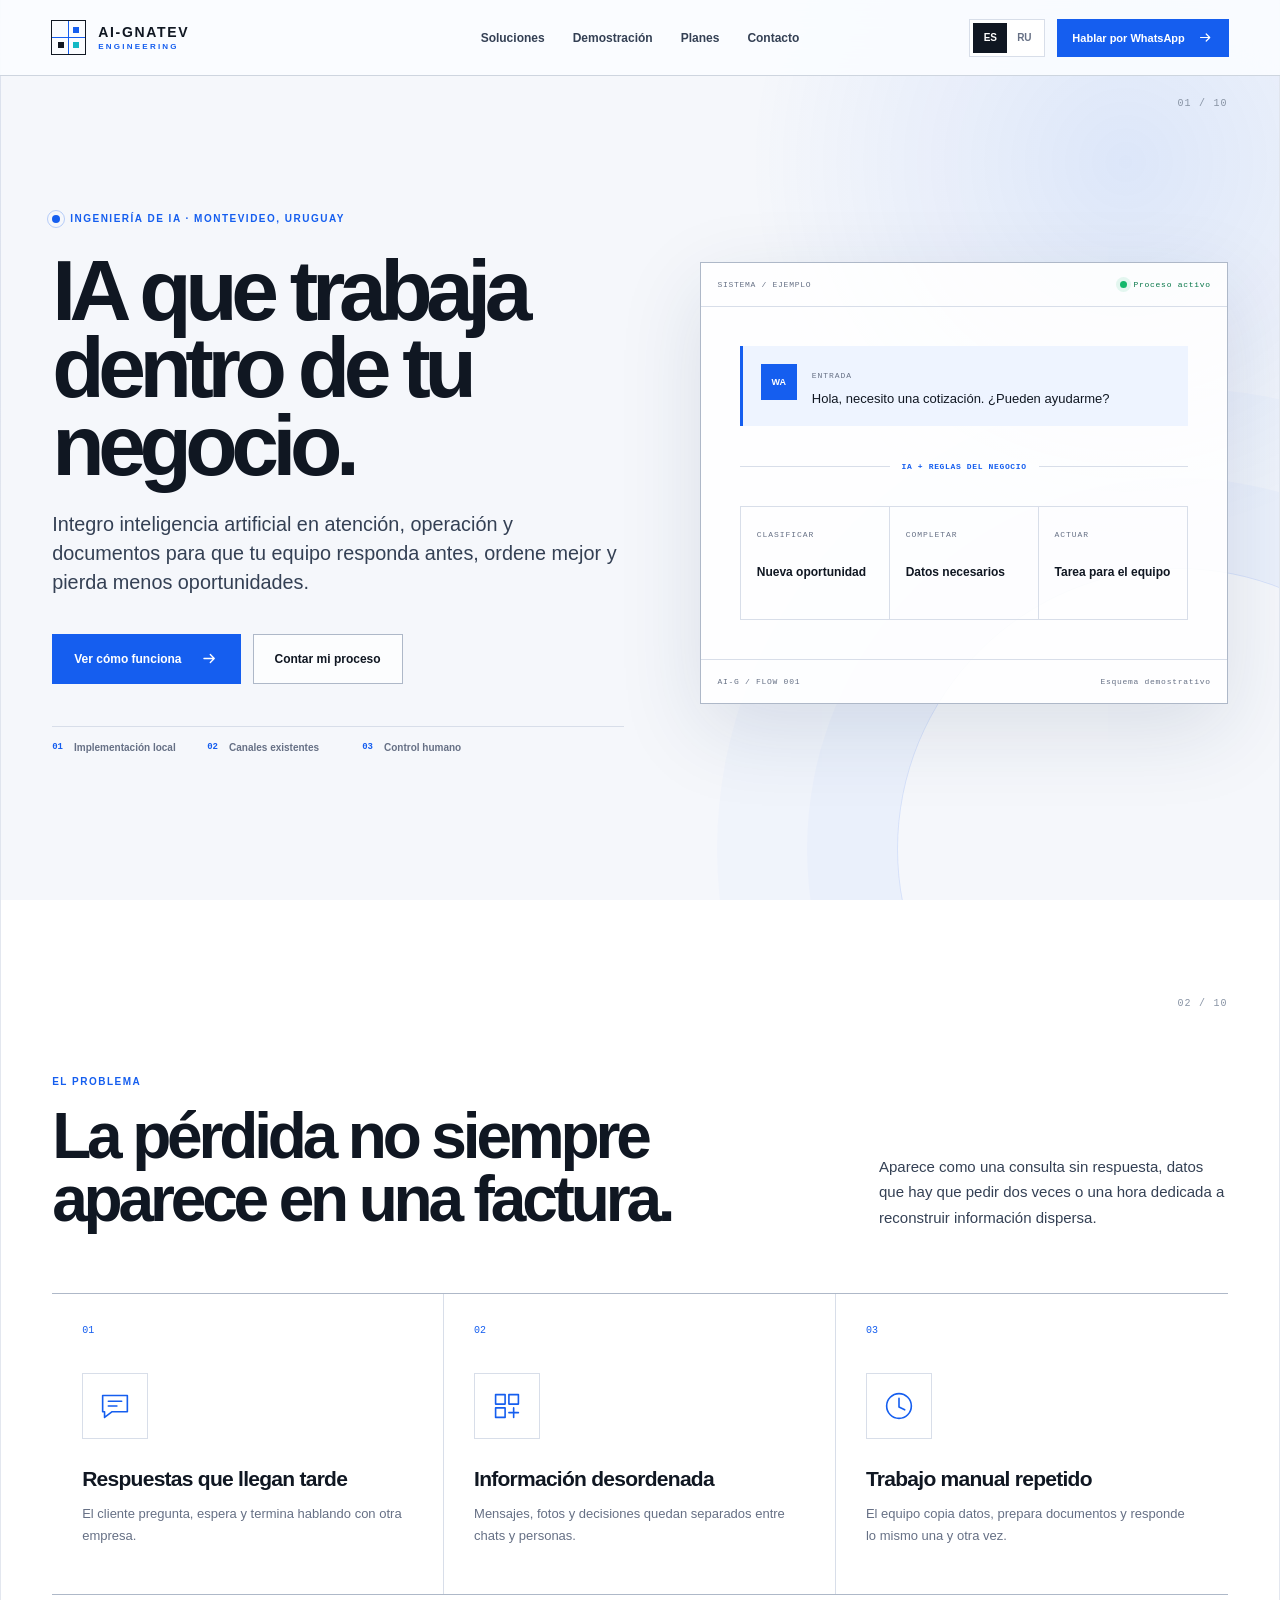
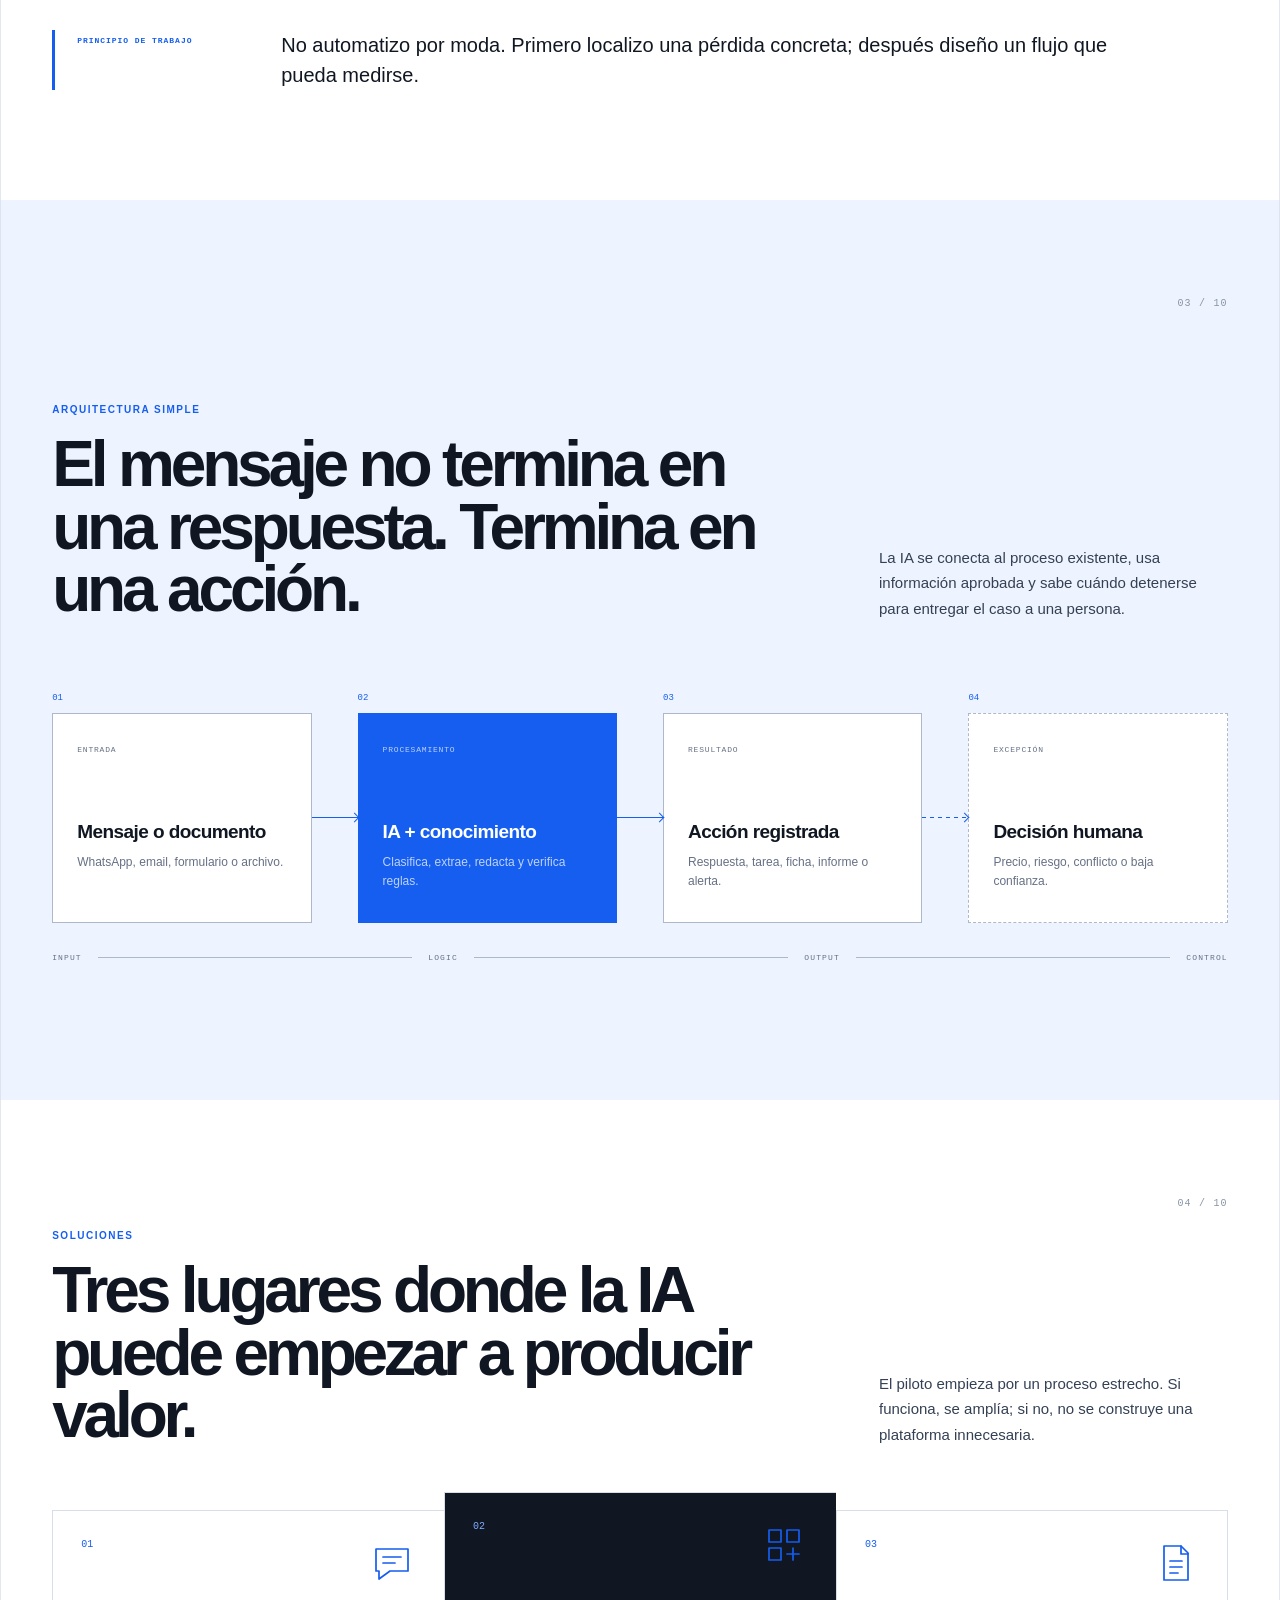
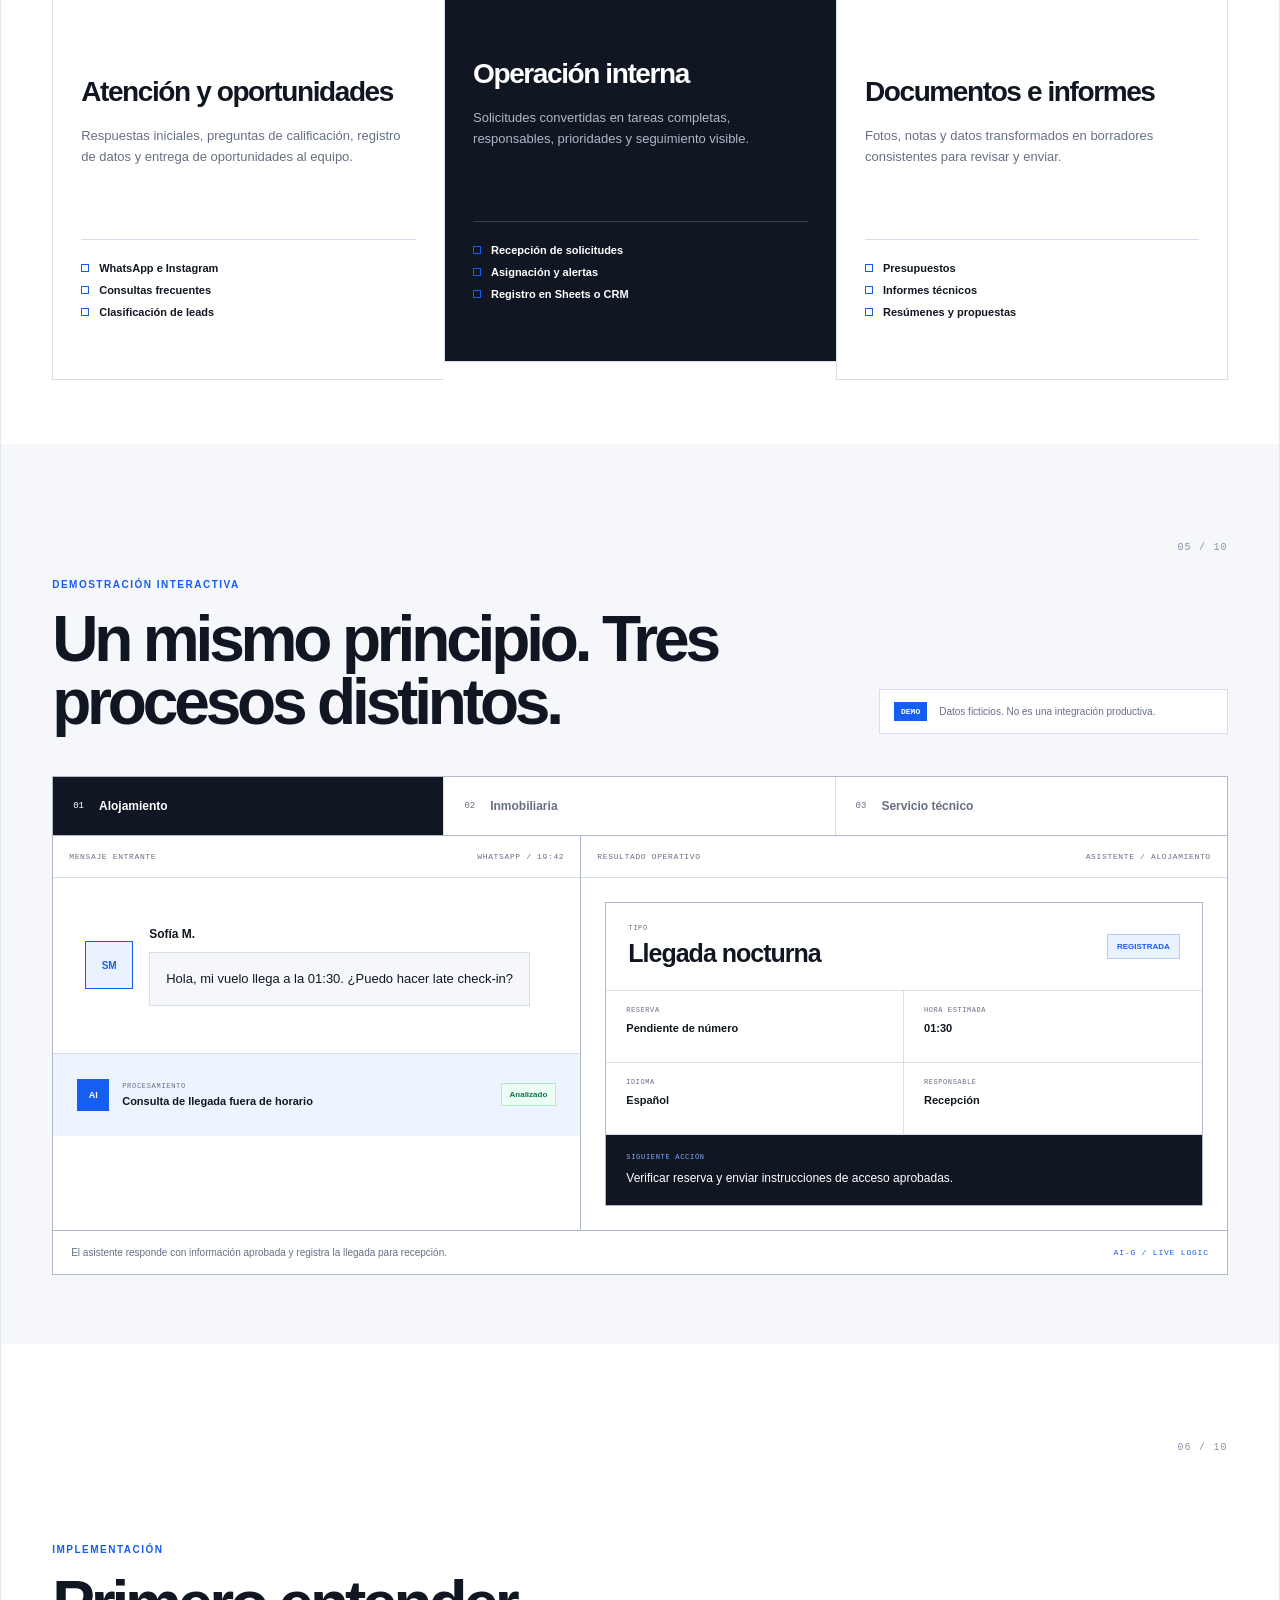
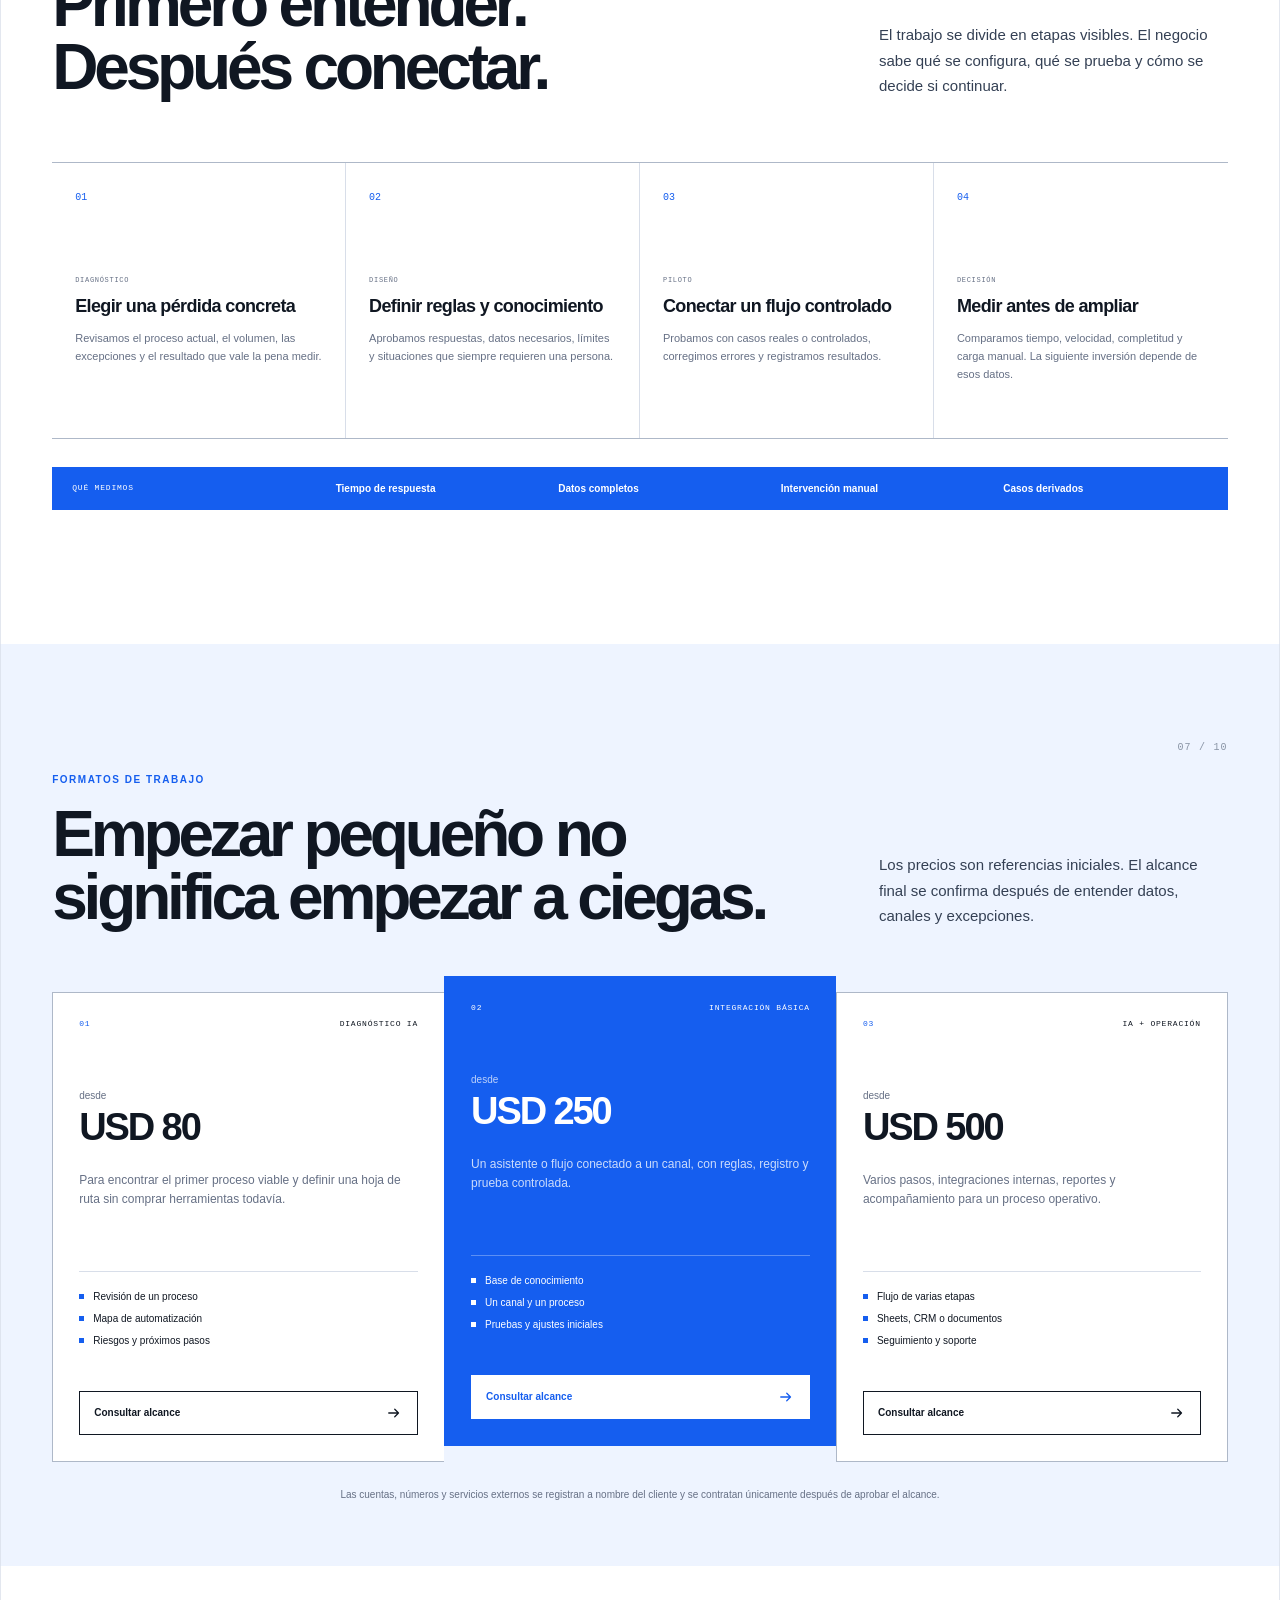
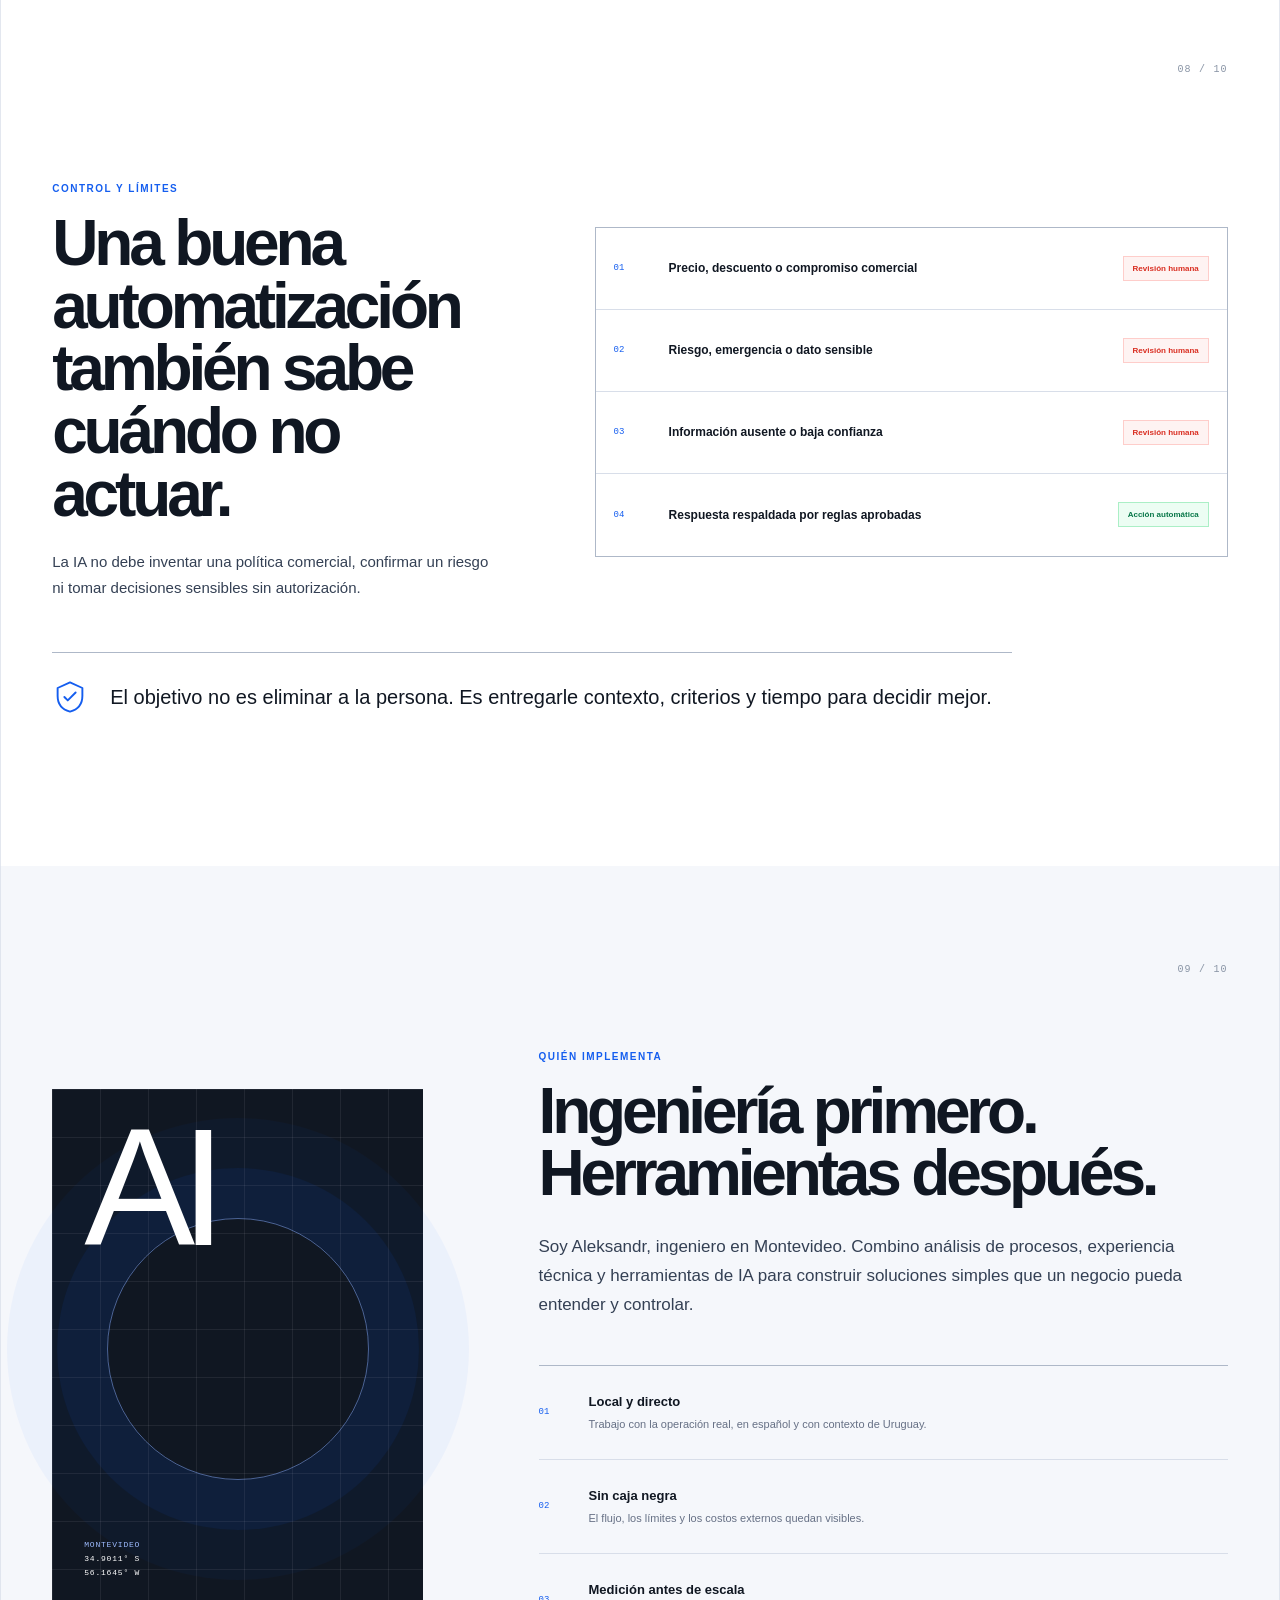
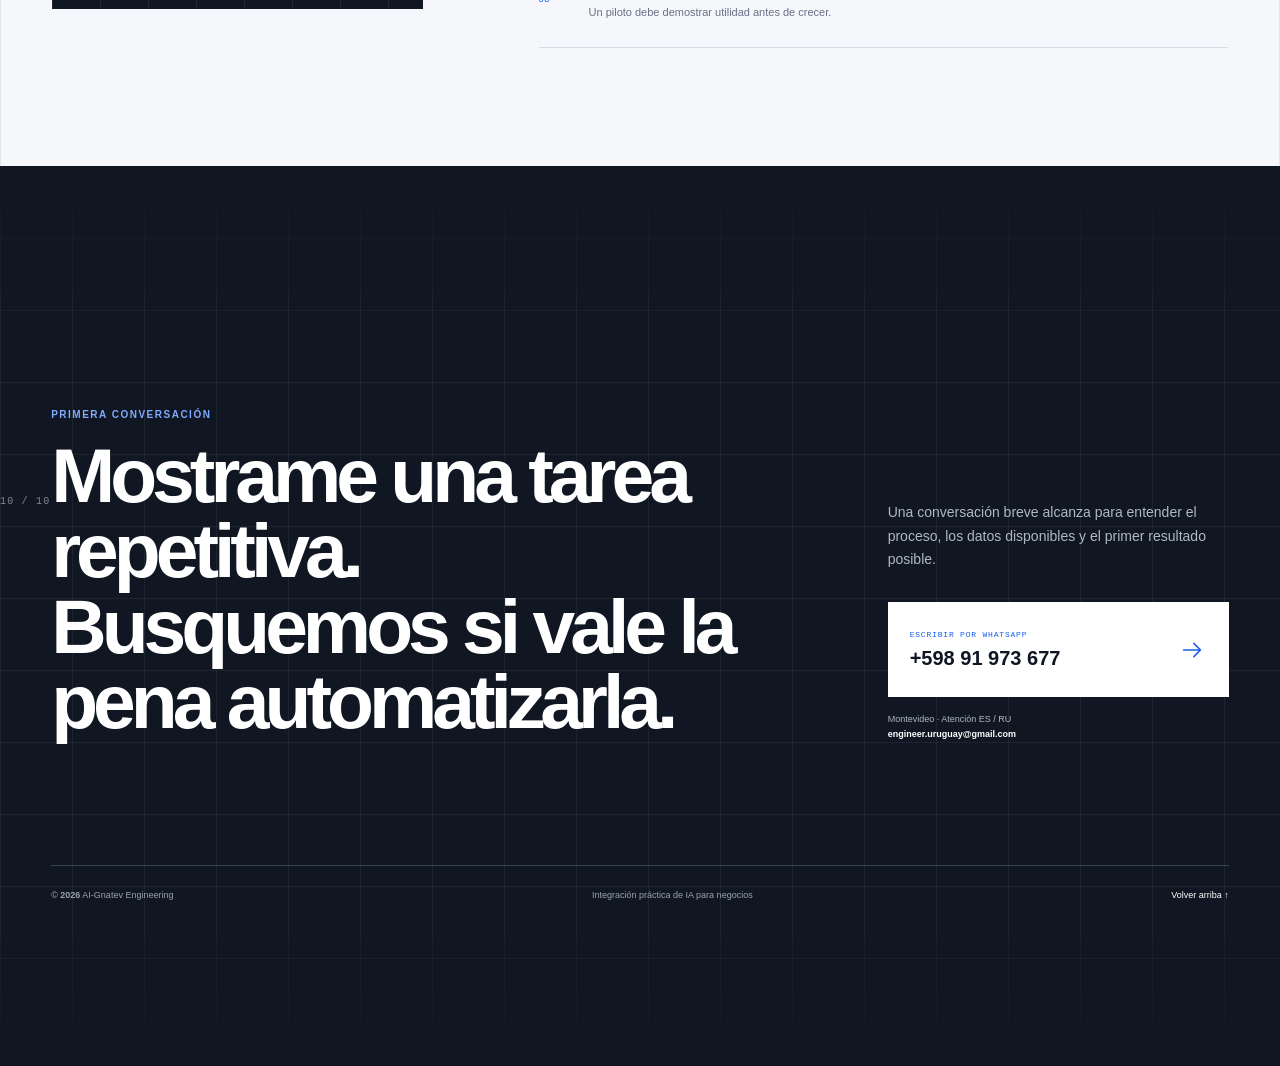
<file: index.html>
<!doctype html>
<html lang="es">
  <head>
    <meta charset="UTF-8" />
    <meta name="viewport" content="width=device-width, initial-scale=1.0" />
    <meta
      name="description"
      content="AI-Gnatev Engineering integra inteligencia artificial en procesos reales de pequeñas empresas en Montevideo: atención, operación y documentos."
    />
    <meta
      property="og:title"
      content="AI-Gnatev Engineering | Integración práctica de IA"
    />
    <meta
      property="og:description"
      content="IA conectada a procesos reales: responder, ordenar, registrar, preparar y derivar."
    />
    <meta property="og:type" content="website" />
    <meta property="og:locale" content="es_UY" />
    <meta name="theme-color" content="#f5f7fb" />
    <title>AI-Gnatev Engineering | Integración práctica de IA</title>
    <link rel="stylesheet" href="./styles.css" />
  </head>
  <body>
    <a class="skip-link" href="#contenido" data-i18n="skip">Ir al contenido</a>

    <header class="site-header" id="inicio">
      <a class="brand" href="#inicio" aria-label="AI-Gnatev Engineering">
        <span class="brand-mark" aria-hidden="true">
          <i></i><i></i><i></i>
        </span>
        <span class="brand-copy">
          <strong>AI-GNATEV</strong>
          <small>ENGINEERING</small>
        </span>
      </a>

      <nav class="desktop-nav" aria-label="Navegación principal">
        <a href="#soluciones" data-i18n="navSolutions">Soluciones</a>
        <a href="#demo" data-i18n="navDemo">Demostración</a>
        <a href="#planes" data-i18n="navPlans">Planes</a>
        <a href="#contacto" data-i18n="navContact">Contacto</a>
      </nav>

      <div class="header-actions">
        <div class="language-switch" role="group" aria-label="Idioma">
          <button class="active" type="button" data-lang="es" aria-pressed="true">
            ES
          </button>
          <button type="button" data-lang="ru" aria-pressed="false">RU</button>
        </div>
        <a class="header-cta" data-whatsapp href="#" target="_blank" rel="noreferrer">
          <span data-i18n="headerCta">Hablar por WhatsApp</span>
          <svg viewBox="0 0 24 24" aria-hidden="true">
            <path d="M5 12h13m-5-5 5 5-5 5" />
          </svg>
        </a>
        <button
          class="menu-button"
          id="menuButton"
          type="button"
          aria-label="Abrir menú"
          aria-expanded="false"
          aria-controls="mobileNav"
        >
          <span></span><span></span>
        </button>
      </div>

      <nav class="mobile-nav" id="mobileNav" aria-label="Navegación móvil">
        <a href="#soluciones" data-i18n="navSolutions">Soluciones</a>
        <a href="#demo" data-i18n="navDemo">Demostración</a>
        <a href="#planes" data-i18n="navPlans">Planes</a>
        <a href="#contacto" data-i18n="navContact">Contacto</a>
      </nav>
    </header>

    <main id="contenido">
      <section class="chapter hero" aria-labelledby="heroTitle">
        <div class="chapter-index" aria-hidden="true">01 / 10</div>
        <div class="hero-grid">
          <div class="hero-copy">
            <div class="eyebrow">
              <span class="signal-dot"></span>
              <span data-i18n="heroEyebrow"
                >Ingeniería de IA · Montevideo, Uruguay</span
              >
            </div>
            <h1 id="heroTitle" data-i18n="heroTitle">
              IA que trabaja dentro de tu negocio.
            </h1>
            <p class="hero-lead" data-i18n="heroLead">
              Integro inteligencia artificial en atención, operación y
              documentos para que tu equipo responda antes, ordene mejor y
              pierda menos oportunidades.
            </p>
            <div class="hero-actions">
              <a class="button button-primary" href="#demo">
                <span data-i18n="heroDemo">Ver cómo funciona</span>
                <svg viewBox="0 0 24 24" aria-hidden="true">
                  <path d="M5 12h13m-5-5 5 5-5 5" />
                </svg>
              </a>
              <a
                class="button button-secondary"
                data-whatsapp
                href="#"
                target="_blank"
                rel="noreferrer"
                data-i18n="heroWhatsapp"
                >Contar mi proceso</a
              >
            </div>
            <div class="hero-facts" aria-label="Características">
              <span><b>01</b><i data-i18n="factLocal">Implementación local</i></span>
              <span><b>02</b><i data-i18n="factChannels">Canales existentes</i></span>
              <span><b>03</b><i data-i18n="factHuman">Control humano</i></span>
            </div>
          </div>

          <div class="hero-system" aria-label="Esquema de integración">
            <div class="system-topline">
              <span data-i18n="systemLabel">SISTEMA / EJEMPLO</span>
              <span class="system-status"
                ><i></i><span data-i18n="systemActive">Proceso activo</span></span
              >
            </div>
            <div class="system-stage">
              <div class="input-message">
                <span class="input-channel">WA</span>
                <div>
                  <small data-i18n="systemInput">ENTRADA</small>
                  <p data-i18n="systemMessage">
                    Hola, necesito una cotización. ¿Pueden ayudarme?
                  </p>
                </div>
              </div>
              <div class="system-line">
                <span></span>
                <b data-i18n="systemProcessing">IA + reglas del negocio</b>
                <span></span>
              </div>
              <div class="system-output-grid">
                <article>
                  <small data-i18n="systemClassify">CLASIFICAR</small>
                  <strong data-i18n="systemLead">Nueva oportunidad</strong>
                </article>
                <article>
                  <small data-i18n="systemCollect">COMPLETAR</small>
                  <strong data-i18n="systemData">Datos necesarios</strong>
                </article>
                <article>
                  <small data-i18n="systemAct">ACTUAR</small>
                  <strong data-i18n="systemAction">Tarea para el equipo</strong>
                </article>
              </div>
            </div>
            <footer class="system-footer">
              <span>AI-G / FLOW 001</span>
              <span data-i18n="systemDisclaimer">Esquema demostrativo</span>
            </footer>
          </div>
        </div>
      </section>

      <section class="chapter losses" aria-labelledby="lossesTitle">
        <div class="chapter-index" aria-hidden="true">02 / 10</div>
        <div class="section-heading">
          <div>
            <span class="section-tag" data-i18n="lossesTag">EL PROBLEMA</span>
            <h2 id="lossesTitle" data-i18n="lossesTitle">
              La pérdida no siempre aparece en una factura.
            </h2>
          </div>
          <p data-i18n="lossesIntro">
            Aparece como una consulta sin respuesta, datos que hay que pedir dos
            veces o una hora dedicada a reconstruir información dispersa.
          </p>
        </div>
        <div class="loss-grid">
          <article>
            <span>01</span>
            <div class="loss-icon" aria-hidden="true">
              <svg viewBox="0 0 40 40">
                <path d="M7 9h26v17H17l-8 6v-6H7z" />
                <path d="M13 15h14M13 20h9" />
              </svg>
            </div>
            <h3 data-i18n="lossOneTitle">Respuestas que llegan tarde</h3>
            <p data-i18n="lossOneText">
              El cliente pregunta, espera y termina hablando con otra empresa.
            </p>
          </article>
          <article>
            <span>02</span>
            <div class="loss-icon" aria-hidden="true">
              <svg viewBox="0 0 40 40">
                <path d="M8 8h10v10H8zM22 8h10v10H22zM8 22h10v10H8z" />
                <path d="M27 22v10m-5-5h10" />
              </svg>
            </div>
            <h3 data-i18n="lossTwoTitle">Información desordenada</h3>
            <p data-i18n="lossTwoText">
              Mensajes, fotos y decisiones quedan separados entre chats y
              personas.
            </p>
          </article>
          <article>
            <span>03</span>
            <div class="loss-icon" aria-hidden="true">
              <svg viewBox="0 0 40 40">
                <circle cx="20" cy="20" r="13" />
                <path d="M20 12v9l6 3" />
              </svg>
            </div>
            <h3 data-i18n="lossThreeTitle">Trabajo manual repetido</h3>
            <p data-i18n="lossThreeText">
              El equipo copia datos, prepara documentos y responde lo mismo una
              y otra vez.
            </p>
          </article>
        </div>
        <div class="loss-statement">
          <span data-i18n="lossStatementLabel">PRINCIPIO DE TRABAJO</span>
          <p data-i18n="lossStatement">
            No automatizo por moda. Primero localizo una pérdida concreta;
            después diseño un flujo que pueda medirse.
          </p>
        </div>
      </section>

      <section class="chapter flow" aria-labelledby="flowTitle">
        <div class="chapter-index" aria-hidden="true">03 / 10</div>
        <div class="section-heading">
          <div>
            <span class="section-tag" data-i18n="flowTag">ARQUITECTURA SIMPLE</span>
            <h2 id="flowTitle" data-i18n="flowTitle">
              El mensaje no termina en una respuesta. Termina en una acción.
            </h2>
          </div>
          <p data-i18n="flowIntro">
            La IA se conecta al proceso existente, usa información aprobada y
            sabe cuándo detenerse para entregar el caso a una persona.
          </p>
        </div>
        <div class="flow-diagram" role="img" aria-label="Flujo de automatización">
          <article>
            <span class="flow-number">01</span>
            <div class="flow-node">
              <small data-i18n="flowInputLabel">ENTRADA</small>
              <strong data-i18n="flowInputTitle">Mensaje o documento</strong>
              <p data-i18n="flowInputText">WhatsApp, email, formulario o archivo.</p>
            </div>
          </article>
          <i class="connector" aria-hidden="true"></i>
          <article>
            <span class="flow-number">02</span>
            <div class="flow-node node-blue">
              <small data-i18n="flowAiLabel">PROCESAMIENTO</small>
              <strong data-i18n="flowAiTitle">IA + conocimiento</strong>
              <p data-i18n="flowAiText">Clasifica, extrae, redacta y verifica reglas.</p>
            </div>
          </article>
          <i class="connector" aria-hidden="true"></i>
          <article>
            <span class="flow-number">03</span>
            <div class="flow-node">
              <small data-i18n="flowActionLabel">RESULTADO</small>
              <strong data-i18n="flowActionTitle">Acción registrada</strong>
              <p data-i18n="flowActionText">Respuesta, tarea, ficha, informe o alerta.</p>
            </div>
          </article>
          <i class="connector split" aria-hidden="true"></i>
          <article>
            <span class="flow-number">04</span>
            <div class="flow-node node-human">
              <small data-i18n="flowHumanLabel">EXCEPCIÓN</small>
              <strong data-i18n="flowHumanTitle">Decisión humana</strong>
              <p data-i18n="flowHumanText">Precio, riesgo, conflicto o baja confianza.</p>
            </div>
          </article>
        </div>
        <div class="flow-caption">
          <span>INPUT</span><b></b><span>LOGIC</span><b></b><span>OUTPUT</span
          ><b></b><span>CONTROL</span>
        </div>
      </section>

      <section class="chapter solutions" id="soluciones" aria-labelledby="solutionsTitle">
        <div class="chapter-index" aria-hidden="true">04 / 10</div>
        <div class="section-heading">
          <div>
            <span class="section-tag" data-i18n="solutionsTag">SOLUCIONES</span>
            <h2 id="solutionsTitle" data-i18n="solutionsTitle">
              Tres lugares donde la IA puede empezar a producir valor.
            </h2>
          </div>
          <p data-i18n="solutionsIntro">
            El piloto empieza por un proceso estrecho. Si funciona, se amplía;
            si no, no se construye una plataforma innecesaria.
          </p>
        </div>
        <div class="solution-grid">
          <article class="solution-card">
            <header>
              <span>01</span>
              <svg viewBox="0 0 48 48" aria-hidden="true">
                <path d="M8 10h32v22H22L11 40v-8H8z" />
                <path d="M15 18h18M15 24h12" />
              </svg>
            </header>
            <h3 data-i18n="solutionOneTitle">Atención y oportunidades</h3>
            <p data-i18n="solutionOneText">
              Respuestas iniciales, preguntas de calificación, registro de datos
              y entrega de oportunidades al equipo.
            </p>
            <ul>
              <li data-i18n="solutionOneA">WhatsApp e Instagram</li>
              <li data-i18n="solutionOneB">Consultas frecuentes</li>
              <li data-i18n="solutionOneC">Clasificación de leads</li>
            </ul>
          </article>
          <article class="solution-card featured">
            <header>
              <span>02</span>
              <svg viewBox="0 0 48 48" aria-hidden="true">
                <path d="M9 9h12v12H9zM27 9h12v12H27zM9 27h12v12H9z" />
                <path d="M33 27v12m-6-6h12" />
              </svg>
            </header>
            <h3 data-i18n="solutionTwoTitle">Operación interna</h3>
            <p data-i18n="solutionTwoText">
              Solicitudes convertidas en tareas completas, responsables,
              prioridades y seguimiento visible.
            </p>
            <ul>
              <li data-i18n="solutionTwoA">Recepción de solicitudes</li>
              <li data-i18n="solutionTwoB">Asignación y alertas</li>
              <li data-i18n="solutionTwoC">Registro en Sheets o CRM</li>
            </ul>
          </article>
          <article class="solution-card">
            <header>
              <span>03</span>
              <svg viewBox="0 0 48 48" aria-hidden="true">
                <path d="M13 7h17l7 7v27H13z" />
                <path d="M30 7v8h7M19 22h12M19 28h12M19 34h8" />
              </svg>
            </header>
            <h3 data-i18n="solutionThreeTitle">Documentos e informes</h3>
            <p data-i18n="solutionThreeText">
              Fotos, notas y datos transformados en borradores consistentes para
              revisar y enviar.
            </p>
            <ul>
              <li data-i18n="solutionThreeA">Presupuestos</li>
              <li data-i18n="solutionThreeB">Informes técnicos</li>
              <li data-i18n="solutionThreeC">Resúmenes y propuestas</li>
            </ul>
          </article>
        </div>
      </section>

      <section class="chapter demo" id="demo" aria-labelledby="demoTitle">
        <div class="chapter-index" aria-hidden="true">05 / 10</div>
        <div class="section-heading demo-heading">
          <div>
            <span class="section-tag" data-i18n="demoTag"
              >DEMOSTRACIÓN INTERACTIVA</span
            >
            <h2 id="demoTitle" data-i18n="demoTitle">
              Un mismo principio. Tres procesos distintos.
            </h2>
          </div>
          <div class="demo-notice">
            <span>DEMO</span>
            <p data-i18n="demoNotice">
              Datos ficticios. No es una integración productiva.
            </p>
          </div>
        </div>

        <div class="demo-tabs" role="tablist" aria-label="Escenarios">
          <button
            class="active"
            id="tabHostel"
            type="button"
            role="tab"
            aria-selected="true"
            aria-controls="demoPanel"
            data-scenario="hostel"
          >
            <span>01</span><b data-i18n="demoHostel">Alojamiento</b>
          </button>
          <button
            id="tabRealestate"
            type="button"
            role="tab"
            aria-selected="false"
            aria-controls="demoPanel"
            data-scenario="realestate"
          >
            <span>02</span><b data-i18n="demoRealestate">Inmobiliaria</b>
          </button>
          <button
            id="tabService"
            type="button"
            role="tab"
            aria-selected="false"
            aria-controls="demoPanel"
            data-scenario="service"
          >
            <span>03</span><b data-i18n="demoService">Servicio técnico</b>
          </button>
        </div>

        <div class="demo-workspace" id="demoPanel" role="tabpanel" tabindex="0">
          <div class="demo-message-column">
            <div class="demo-column-head">
              <span data-i18n="demoIncoming">MENSAJE ENTRANTE</span>
              <i>WHATSAPP / 19:42</i>
            </div>
            <div class="demo-message">
              <div class="demo-avatar" id="demoAvatar">SM</div>
              <div>
                <strong id="demoPerson">Sofía M.</strong>
                <p id="demoMessage">
                  Hola, mi vuelo llega a la 01:30. ¿Puedo hacer late check-in?
                </p>
              </div>
            </div>
            <div class="demo-processing">
              <span class="processing-mark">AI</span>
              <div>
                <small data-i18n="demoProcessing">PROCESAMIENTO</small>
                <strong id="demoProcessingText"
                  >Consulta de llegada fuera de horario</strong
                >
              </div>
              <span class="processing-state" data-i18n="demoAnalyzed"
                >Analizado</span
              >
            </div>
          </div>

          <div class="demo-result-column">
            <div class="demo-column-head">
              <span data-i18n="demoResult">RESULTADO OPERATIVO</span>
              <i id="demoProductLabel">ASISTENTE / ALOJAMIENTO</i>
            </div>
            <div class="result-card">
              <header>
                <div>
                  <small id="demoTypeLabel">TIPO</small>
                  <h3 id="demoResultTitle">Llegada nocturna</h3>
                </div>
                <span id="demoStatus">REGISTRADA</span>
              </header>
              <dl id="demoFields"></dl>
              <div class="result-action">
                <small data-i18n="demoNextAction">SIGUIENTE ACCIÓN</small>
                <p id="demoAction">
                  Verificar reserva y enviar instrucciones de acceso aprobadas.
                </p>
              </div>
            </div>
          </div>
        </div>
        <div class="demo-footnote">
          <p id="demoFootnote">
            El asistente responde con información aprobada y registra la llegada
            para recepción.
          </p>
          <span>AI-G / LIVE LOGIC</span>
        </div>
      </section>

      <section class="chapter implementation" aria-labelledby="implementationTitle">
        <div class="chapter-index" aria-hidden="true">06 / 10</div>
        <div class="section-heading">
          <div>
            <span class="section-tag" data-i18n="implementationTag"
              >IMPLEMENTACIÓN</span
            >
            <h2 id="implementationTitle" data-i18n="implementationTitle">
              Primero entender. Después conectar.
            </h2>
          </div>
          <p data-i18n="implementationIntro">
            El trabajo se divide en etapas visibles. El negocio sabe qué se
            configura, qué se prueba y cómo se decide si continuar.
          </p>
        </div>
        <ol class="implementation-steps">
          <li>
            <span>01</span>
            <div>
              <small data-i18n="stepOneLabel">DIAGNÓSTICO</small>
              <h3 data-i18n="stepOneTitle">Elegir una pérdida concreta</h3>
              <p data-i18n="stepOneText">
                Revisamos el proceso actual, el volumen, las excepciones y el
                resultado que vale la pena medir.
              </p>
            </div>
          </li>
          <li>
            <span>02</span>
            <div>
              <small data-i18n="stepTwoLabel">DISEÑO</small>
              <h3 data-i18n="stepTwoTitle">Definir reglas y conocimiento</h3>
              <p data-i18n="stepTwoText">
                Aprobamos respuestas, datos necesarios, límites y situaciones
                que siempre requieren una persona.
              </p>
            </div>
          </li>
          <li>
            <span>03</span>
            <div>
              <small data-i18n="stepThreeLabel">PILOTO</small>
              <h3 data-i18n="stepThreeTitle">Conectar un flujo controlado</h3>
              <p data-i18n="stepThreeText">
                Probamos con casos reales o controlados, corregimos errores y
                registramos resultados.
              </p>
            </div>
          </li>
          <li>
            <span>04</span>
            <div>
              <small data-i18n="stepFourLabel">DECISIÓN</small>
              <h3 data-i18n="stepFourTitle">Medir antes de ampliar</h3>
              <p data-i18n="stepFourText">
                Comparamos tiempo, velocidad, completitud y carga manual. La
                siguiente inversión depende de esos datos.
              </p>
            </div>
          </li>
        </ol>
        <div class="measurement-strip">
          <span data-i18n="measureTitle">QUÉ MEDIMOS</span>
          <b data-i18n="measureOne">Tiempo de respuesta</b>
          <b data-i18n="measureTwo">Datos completos</b>
          <b data-i18n="measureThree">Intervención manual</b>
          <b data-i18n="measureFour">Casos derivados</b>
        </div>
      </section>

      <section class="chapter plans" id="planes" aria-labelledby="plansTitle">
        <div class="chapter-index" aria-hidden="true">07 / 10</div>
        <div class="section-heading">
          <div>
            <span class="section-tag" data-i18n="plansTag">FORMATOS DE TRABAJO</span>
            <h2 id="plansTitle" data-i18n="plansTitle">
              Empezar pequeño no significa empezar a ciegas.
            </h2>
          </div>
          <p data-i18n="plansIntro">
            Los precios son referencias iniciales. El alcance final se confirma
            después de entender datos, canales y excepciones.
          </p>
        </div>
        <div class="plans-grid">
          <article class="plan-card">
            <header>
              <span>01</span>
              <small data-i18n="planOneName">DIAGNÓSTICO IA</small>
            </header>
            <div class="plan-price">
              <span data-i18n="from">desde</span>
              <strong>USD 80</strong>
            </div>
            <p data-i18n="planOneText">
              Para encontrar el primer proceso viable y definir una hoja de ruta
              sin comprar herramientas todavía.
            </p>
            <ul>
              <li data-i18n="planOneA">Revisión de un proceso</li>
              <li data-i18n="planOneB">Mapa de automatización</li>
              <li data-i18n="planOneC">Riesgos y próximos pasos</li>
            </ul>
            <a data-whatsapp href="#" target="_blank" rel="noreferrer"
              ><span data-i18n="planCta">Consultar alcance</span
              ><svg viewBox="0 0 24 24" aria-hidden="true">
                <path d="M5 12h13m-5-5 5 5-5 5" /></svg
            ></a>
          </article>
          <article class="plan-card plan-featured">
            <header>
              <span>02</span>
              <small data-i18n="planTwoName">INTEGRACIÓN BÁSICA</small>
            </header>
            <div class="plan-price">
              <span data-i18n="from">desde</span>
              <strong>USD 250</strong>
            </div>
            <p data-i18n="planTwoText">
              Un asistente o flujo conectado a un canal, con reglas, registro y
              prueba controlada.
            </p>
            <ul>
              <li data-i18n="planTwoA">Base de conocimiento</li>
              <li data-i18n="planTwoB">Un canal y un proceso</li>
              <li data-i18n="planTwoC">Pruebas y ajustes iniciales</li>
            </ul>
            <a data-whatsapp href="#" target="_blank" rel="noreferrer"
              ><span data-i18n="planCta">Consultar alcance</span
              ><svg viewBox="0 0 24 24" aria-hidden="true">
                <path d="M5 12h13m-5-5 5 5-5 5" /></svg
            ></a>
          </article>
          <article class="plan-card">
            <header>
              <span>03</span>
              <small data-i18n="planThreeName">IA + OPERACIÓN</small>
            </header>
            <div class="plan-price">
              <span data-i18n="from">desde</span>
              <strong>USD 500</strong>
            </div>
            <p data-i18n="planThreeText">
              Varios pasos, integraciones internas, reportes y acompañamiento
              para un proceso operativo.
            </p>
            <ul>
              <li data-i18n="planThreeA">Flujo de varias etapas</li>
              <li data-i18n="planThreeB">Sheets, CRM o documentos</li>
              <li data-i18n="planThreeC">Seguimiento y soporte</li>
            </ul>
            <a data-whatsapp href="#" target="_blank" rel="noreferrer"
              ><span data-i18n="planCta">Consultar alcance</span
              ><svg viewBox="0 0 24 24" aria-hidden="true">
                <path d="M5 12h13m-5-5 5 5-5 5" /></svg
            ></a>
          </article>
        </div>
        <p class="plans-note" data-i18n="plansNote">
          Las cuentas, números y servicios externos se registran a nombre del
          cliente y se contratan únicamente después de aprobar el alcance.
        </p>
      </section>

      <section class="chapter control" aria-labelledby="controlTitle">
        <div class="chapter-index" aria-hidden="true">08 / 10</div>
        <div class="control-grid">
          <div class="control-copy">
            <span class="section-tag" data-i18n="controlTag">CONTROL Y LÍMITES</span>
            <h2 id="controlTitle" data-i18n="controlTitle">
              Una buena automatización también sabe cuándo no actuar.
            </h2>
            <p data-i18n="controlIntro">
              La IA no debe inventar una política comercial, confirmar un riesgo
              ni tomar decisiones sensibles sin autorización.
            </p>
          </div>
          <div class="control-board">
            <div class="control-row">
              <span>01</span>
              <b data-i18n="controlOne">Precio, descuento o compromiso comercial</b>
              <em data-i18n="humanReview">Revisión humana</em>
            </div>
            <div class="control-row">
              <span>02</span>
              <b data-i18n="controlTwo">Riesgo, emergencia o dato sensible</b>
              <em data-i18n="humanReview">Revisión humana</em>
            </div>
            <div class="control-row">
              <span>03</span>
              <b data-i18n="controlThree">Información ausente o baja confianza</b>
              <em data-i18n="humanReview">Revisión humana</em>
            </div>
            <div class="control-row">
              <span>04</span>
              <b data-i18n="controlFour">Respuesta respaldada por reglas aprobadas</b>
              <em class="auto" data-i18n="automaticAction">Acción automática</em>
            </div>
          </div>
        </div>
        <div class="control-principle">
          <svg viewBox="0 0 32 32" aria-hidden="true">
            <path d="M16 3 5 8v7c0 7 4 12 11 14 7-2 11-7 11-14V8z" />
            <path d="m11 16 3 3 7-7" />
          </svg>
          <p data-i18n="controlPrinciple">
            El objetivo no es eliminar a la persona. Es entregarle contexto,
            criterios y tiempo para decidir mejor.
          </p>
        </div>
      </section>

      <section class="chapter about" aria-labelledby="aboutTitle">
        <div class="chapter-index" aria-hidden="true">09 / 10</div>
        <div class="about-grid">
          <div class="about-identity" aria-hidden="true">
            <span class="about-monogram">AI</span>
            <div>
              <span>MONTEVIDEO</span>
              <b>34.9011° S</b>
              <b>56.1645° W</b>
            </div>
          </div>
          <div class="about-copy">
            <span class="section-tag" data-i18n="aboutTag">QUIÉN IMPLEMENTA</span>
            <h2 id="aboutTitle" data-i18n="aboutTitle">
              Ingeniería primero. Herramientas después.
            </h2>
            <p class="about-lead" data-i18n="aboutLead">
              Soy Aleksandr, ingeniero en Montevideo. Combino análisis de
              procesos, experiencia técnica y herramientas de IA para construir
              soluciones simples que un negocio pueda entender y controlar.
            </p>
            <div class="about-values">
              <article>
                <span>01</span>
                <div>
                  <strong data-i18n="aboutOneTitle">Local y directo</strong>
                  <p data-i18n="aboutOneText">
                    Trabajo con la operación real, en español y con contexto de
                    Uruguay.
                  </p>
                </div>
              </article>
              <article>
                <span>02</span>
                <div>
                  <strong data-i18n="aboutTwoTitle">Sin caja negra</strong>
                  <p data-i18n="aboutTwoText">
                    El flujo, los límites y los costos externos quedan visibles.
                  </p>
                </div>
              </article>
              <article>
                <span>03</span>
                <div>
                  <strong data-i18n="aboutThreeTitle">Medición antes de escala</strong>
                  <p data-i18n="aboutThreeText">
                    Un piloto debe demostrar utilidad antes de crecer.
                  </p>
                </div>
              </article>
            </div>
          </div>
        </div>
      </section>

      <section class="chapter contact" id="contacto" aria-labelledby="contactTitle">
        <div class="chapter-index light" aria-hidden="true">10 / 10</div>
        <div class="contact-grid">
          <div>
            <span class="section-tag light" data-i18n="contactTag"
              >PRIMERA CONVERSACIÓN</span
            >
            <h2 id="contactTitle" data-i18n="contactTitle">
              Mostrame una tarea repetitiva. Busquemos si vale la pena
              automatizarla.
            </h2>
          </div>
          <div class="contact-action">
            <p data-i18n="contactText">
              Una conversación breve alcanza para entender el proceso, los datos
              disponibles y el primer resultado posible.
            </p>
            <a
              class="contact-button"
              data-whatsapp
              href="#"
              target="_blank"
              rel="noreferrer"
            >
              <span>
                <small data-i18n="contactButtonLabel">ESCRIBIR POR WHATSAPP</small>
                <strong>+598 91 973 677</strong>
              </span>
              <svg viewBox="0 0 32 32" aria-hidden="true">
                <path d="M7 16h18m-7-7 7 7-7 7" />
              </svg>
            </a>
            <span class="contact-meta">
              <i data-i18n="contactMeta">Montevideo · Atención ES / RU</i>
              <b>engineer.uruguay@gmail.com</b>
            </span>
          </div>
        </div>
        <footer class="site-footer">
          <span>© <b id="currentYear"></b> AI-Gnatev Engineering</span>
          <span data-i18n="footerNote">Integración práctica de IA para negocios</span>
          <a href="#inicio" data-i18n="backTop">Volver arriba ↑</a>
        </footer>
      </section>
    </main>

    <script src="./app.js"></script>
  </body>
</html>
</file>
<file: styles.css>
:root {
  --ink: #101722;
  --ink-soft: #344054;
  --muted: #667085;
  --blue: #155eef;
  --blue-dark: #0b4bcc;
  --blue-soft: #eaf1ff;
  --cyan: #12b8c4;
  --paper: #ffffff;
  --canvas: #f5f7fb;
  --canvas-blue: #eef4ff;
  --line: #d8dee9;
  --line-dark: #aeb8c8;
  --danger: #d92d20;
  --success: #067647;
  --shadow: 0 26px 80px rgba(25, 48, 88, 0.12);
  --header-height: 76px;
  --gutter: clamp(22px, 4vw, 72px);
  --max-width: 1440px;
}

* {
  box-sizing: border-box;
}

html {
  min-width: 320px;
  scroll-behavior: smooth;
  scroll-padding-top: var(--header-height);
}

body {
  margin: 0;
  overflow-x: hidden;
  color: var(--ink);
  background: var(--canvas);
  font-family:
    Inter, "Avenir Next", "Helvetica Neue", Helvetica, Arial, sans-serif;
  -webkit-font-smoothing: antialiased;
}

body.menu-open {
  overflow: hidden;
}

button,
input,
a {
  color: inherit;
  font: inherit;
}

button,
a {
  -webkit-tap-highlight-color: transparent;
}

a {
  text-decoration: none;
}

button {
  border: 0;
}

svg {
  display: block;
  fill: none;
  stroke: currentColor;
  stroke-linecap: round;
  stroke-linejoin: round;
  stroke-width: 1.7;
}

.skip-link {
  position: fixed;
  z-index: 200;
  top: 10px;
  left: 10px;
  padding: 11px 16px;
  color: #fff;
  background: var(--blue);
  transform: translateY(-160%);
  transition: transform 140ms ease;
}

.skip-link:focus {
  transform: translateY(0);
}

.site-header {
  position: fixed;
  z-index: 100;
  inset: 0 0 auto;
  display: grid;
  min-height: var(--header-height);
  align-items: center;
  padding: 0 var(--gutter);
  border-bottom: 1px solid rgba(174, 184, 200, 0.58);
  background: rgba(250, 252, 255, 0.92);
  backdrop-filter: blur(18px);
  grid-template-columns: 1fr auto 1fr;
}

.brand {
  display: inline-flex;
  width: max-content;
  align-items: center;
  gap: 12px;
}

.brand-mark {
  position: relative;
  display: grid;
  width: 35px;
  height: 35px;
  border: 1px solid var(--ink);
  place-items: center;
}

.brand-mark::before,
.brand-mark::after,
.brand-mark i {
  position: absolute;
  background: var(--blue);
  content: "";
}

.brand-mark::before {
  width: 1px;
  height: 100%;
}

.brand-mark::after {
  width: 100%;
  height: 1px;
}

.brand-mark i:nth-child(1) {
  width: 6px;
  height: 6px;
  top: 6px;
  right: 6px;
}

.brand-mark i:nth-child(2) {
  width: 6px;
  height: 6px;
  right: 6px;
  bottom: 6px;
  background: var(--cyan);
}

.brand-mark i:nth-child(3) {
  width: 6px;
  height: 6px;
  bottom: 6px;
  left: 6px;
  background: var(--ink);
}

.brand-copy strong,
.brand-copy small {
  display: block;
}

.brand-copy strong {
  font-size: 14px;
  font-weight: 850;
  letter-spacing: 0.12em;
}

.brand-copy small {
  margin-top: 2px;
  color: var(--blue);
  font-size: 8px;
  font-weight: 800;
  letter-spacing: 0.28em;
}

.desktop-nav {
  display: flex;
  align-items: center;
  gap: 28px;
}

.desktop-nav a {
  position: relative;
  padding: 10px 0;
  color: var(--ink-soft);
  font-size: 12px;
  font-weight: 650;
}

.desktop-nav a::after {
  position: absolute;
  right: 0;
  bottom: 4px;
  left: 0;
  height: 1px;
  background: var(--blue);
  content: "";
  transform: scaleX(0);
  transform-origin: left;
  transition: transform 160ms ease;
}

.desktop-nav a:hover::after,
.desktop-nav a:focus-visible::after {
  transform: scaleX(1);
}

.header-actions {
  display: flex;
  align-items: center;
  justify-content: flex-end;
  gap: 12px;
}

.language-switch {
  display: flex;
  padding: 3px;
  border: 1px solid var(--line);
  background: var(--paper);
}

.language-switch button {
  width: 34px;
  height: 30px;
  color: var(--muted);
  background: transparent;
  cursor: pointer;
  font-size: 10px;
  font-weight: 800;
}

.language-switch button.active {
  color: #fff;
  background: var(--ink);
}

.header-cta {
  display: inline-flex;
  height: 38px;
  align-items: center;
  gap: 12px;
  padding: 0 15px;
  color: #fff;
  background: var(--blue);
  font-size: 11px;
  font-weight: 750;
  transition:
    background 150ms ease,
    transform 150ms ease;
}

.header-cta svg {
  width: 17px;
  height: 17px;
}

.header-cta:hover {
  background: var(--blue-dark);
  transform: translateY(-1px);
}

.menu-button,
.mobile-nav {
  display: none;
}

.chapter {
  position: relative;
  display: flex;
  width: 100%;
  max-width: var(--max-width);
  min-height: 100svh;
  margin: 0 auto;
  flex-direction: column;
  justify-content: center;
  padding: calc(var(--header-height) + 54px) var(--gutter) 64px;
  border-right: 1px solid rgba(216, 222, 233, 0.72);
  border-left: 1px solid rgba(216, 222, 233, 0.72);
  scroll-margin-top: 0;
}

.chapter::before {
  position: absolute;
  z-index: -1;
  inset: 0;
  background-image:
    linear-gradient(rgba(174, 184, 200, 0.13) 1px, transparent 1px),
    linear-gradient(90deg, rgba(174, 184, 200, 0.13) 1px, transparent 1px);
  background-size: 72px 72px;
  content: "";
  mask-image: linear-gradient(to bottom, transparent, #000 20%, #000 80%, transparent);
  pointer-events: none;
}

.chapter-index {
  position: absolute;
  top: calc(var(--header-height) + 22px);
  right: var(--gutter);
  color: #8994a5;
  font-family: ui-monospace, SFMono-Regular, Menlo, monospace;
  font-size: 10px;
  letter-spacing: 0.12em;
}

.chapter-index.light {
  color: rgba(255, 255, 255, 0.48);
}

.hero {
  overflow: hidden;
  background:
    radial-gradient(circle at 88% 18%, rgba(21, 94, 239, 0.11), transparent 28%),
    var(--canvas);
}

.hero::after {
  position: absolute;
  right: -180px;
  bottom: -230px;
  width: 560px;
  height: 560px;
  border: 1px solid rgba(21, 94, 239, 0.14);
  border-radius: 50%;
  box-shadow:
    0 0 0 90px rgba(21, 94, 239, 0.025),
    0 0 0 180px rgba(21, 94, 239, 0.02);
  content: "";
  pointer-events: none;
}

.hero-grid {
  display: grid;
  align-items: center;
  gap: clamp(42px, 6vw, 96px);
  grid-template-columns: minmax(0, 1.04fr) minmax(420px, 0.96fr);
}

.eyebrow,
.section-tag {
  display: flex;
  align-items: center;
  gap: 10px;
  color: var(--blue);
  font-size: 10px;
  font-weight: 850;
  letter-spacing: 0.15em;
  text-transform: uppercase;
}

.signal-dot {
  position: relative;
  width: 8px;
  height: 8px;
  border-radius: 50%;
  background: var(--blue);
}

.signal-dot::after {
  position: absolute;
  inset: -5px;
  border: 1px solid rgba(21, 94, 239, 0.28);
  border-radius: 50%;
  content: "";
}

.hero h1 {
  max-width: 780px;
  margin: 28px 0 26px;
  font-size: clamp(54px, 6.7vw, 104px);
  font-weight: 650;
  letter-spacing: -0.075em;
  line-height: 0.9;
}

.hero-lead {
  max-width: 670px;
  margin: 0;
  color: var(--ink-soft);
  font-size: clamp(17px, 1.55vw, 23px);
  line-height: 1.48;
}

.hero-actions {
  display: flex;
  flex-wrap: wrap;
  gap: 12px;
  margin-top: 36px;
}

.button {
  display: inline-flex;
  min-height: 50px;
  align-items: center;
  justify-content: center;
  gap: 18px;
  padding: 0 21px;
  border: 1px solid var(--line-dark);
  font-size: 12px;
  font-weight: 750;
  transition:
    transform 150ms ease,
    background 150ms ease;
}

.button svg {
  width: 19px;
  height: 19px;
}

.button-primary {
  border-color: var(--blue);
  color: #fff;
  background: var(--blue);
}

.button-primary:hover {
  background: var(--blue-dark);
  transform: translateY(-2px);
}

.button-secondary {
  background: rgba(255, 255, 255, 0.72);
}

.button-secondary:hover {
  background: #fff;
  transform: translateY(-2px);
}

.hero-facts {
  display: flex;
  flex-wrap: wrap;
  gap: 0;
  margin-top: 42px;
  border-top: 1px solid var(--line);
}

.hero-facts span {
  display: grid;
  min-width: 155px;
  padding: 15px 26px 0 0;
  grid-template-columns: auto 1fr;
  gap: 11px;
}

.hero-facts b {
  color: var(--blue);
  font-family: ui-monospace, SFMono-Regular, Menlo, monospace;
  font-size: 9px;
}

.hero-facts i {
  color: var(--muted);
  font-size: 10px;
  font-style: normal;
  font-weight: 650;
}

.hero-system {
  position: relative;
  z-index: 1;
  border: 1px solid var(--line-dark);
  background: rgba(255, 255, 255, 0.9);
  box-shadow: var(--shadow);
}

.system-topline,
.system-footer {
  display: flex;
  min-height: 44px;
  align-items: center;
  justify-content: space-between;
  padding: 0 16px;
  color: var(--muted);
  font-family: ui-monospace, SFMono-Regular, Menlo, monospace;
  font-size: 8px;
  letter-spacing: 0.09em;
}

.system-topline {
  border-bottom: 1px solid var(--line);
}

.system-footer {
  border-top: 1px solid var(--line);
}

.system-status {
  display: flex;
  align-items: center;
  gap: 7px;
  color: var(--success);
}

.system-status i {
  width: 7px;
  height: 7px;
  border-radius: 50%;
  background: #12b76a;
  box-shadow: 0 0 0 4px rgba(18, 183, 106, 0.1);
}

.system-stage {
  padding: clamp(24px, 3vw, 42px);
}

.input-message {
  display: flex;
  gap: 15px;
  padding: 18px;
  border-left: 3px solid var(--blue);
  background: var(--canvas-blue);
}

.input-channel {
  display: grid;
  width: 36px;
  height: 36px;
  flex: 0 0 auto;
  place-items: center;
  color: #fff;
  background: var(--blue);
  font-size: 9px;
  font-weight: 850;
}

.input-message small,
.system-output-grid small {
  color: var(--muted);
  font-family: ui-monospace, SFMono-Regular, Menlo, monospace;
  font-size: 8px;
  letter-spacing: 0.12em;
}

.input-message p {
  margin: 7px 0 0;
  font-size: 13px;
  line-height: 1.5;
}

.system-line {
  display: grid;
  min-height: 80px;
  align-items: center;
  grid-template-columns: 1fr auto 1fr;
  gap: 12px;
}

.system-line span {
  height: 1px;
  background: var(--line);
}

.system-line b {
  color: var(--blue);
  font-family: ui-monospace, SFMono-Regular, Menlo, monospace;
  font-size: 8px;
  font-weight: 750;
  letter-spacing: 0.08em;
  text-transform: uppercase;
}

.system-output-grid {
  display: grid;
  border: 1px solid var(--line);
  grid-template-columns: repeat(3, 1fr);
}

.system-output-grid article {
  min-height: 112px;
  padding: 16px;
  border-right: 1px solid var(--line);
}

.system-output-grid article:last-child {
  border-right: 0;
}

.system-output-grid strong {
  display: block;
  margin-top: 24px;
  font-size: 12px;
  line-height: 1.3;
}

.section-heading {
  display: grid;
  align-items: end;
  gap: clamp(40px, 8vw, 140px);
  grid-template-columns: minmax(0, 1.35fr) minmax(300px, 0.65fr);
}

.section-heading h2,
.control-copy h2,
.about-copy h2,
.contact h2 {
  max-width: 920px;
  margin: 18px 0 0;
  font-size: clamp(40px, 5vw, 76px);
  font-weight: 620;
  letter-spacing: -0.065em;
  line-height: 0.98;
}

.section-heading > p,
.control-copy > p {
  margin: 0;
  color: var(--ink-soft);
  font-size: 15px;
  line-height: 1.7;
}

.losses {
  background: #fff;
}

.loss-grid {
  display: grid;
  margin-top: clamp(48px, 7vh, 82px);
  border-top: 1px solid var(--line-dark);
  border-bottom: 1px solid var(--line-dark);
  grid-template-columns: repeat(3, 1fr);
}

.loss-grid article {
  position: relative;
  min-height: 300px;
  padding: 25px 30px 30px;
  border-right: 1px solid var(--line);
}

.loss-grid article:last-child {
  border-right: 0;
}

.loss-grid article > span {
  color: var(--blue);
  font-family: ui-monospace, SFMono-Regular, Menlo, monospace;
  font-size: 10px;
}

.loss-icon {
  display: grid;
  width: 66px;
  height: 66px;
  margin: 36px 0 28px;
  border: 1px solid var(--line);
  color: var(--blue);
  place-items: center;
}

.loss-icon svg {
  width: 38px;
  height: 38px;
}

.loss-grid h3 {
  margin: 0 0 12px;
  font-size: 21px;
  letter-spacing: -0.035em;
}

.loss-grid p {
  max-width: 340px;
  margin: 0;
  color: var(--muted);
  font-size: 13px;
  line-height: 1.65;
}

.loss-statement {
  display: grid;
  margin-top: 35px;
  padding-left: 22px;
  border-left: 3px solid var(--blue);
  grid-template-columns: 180px 1fr;
  gap: 24px;
}

.loss-statement span {
  padding-top: 6px;
  color: var(--blue);
  font-family: ui-monospace, SFMono-Regular, Menlo, monospace;
  font-size: 8px;
  font-weight: 750;
  letter-spacing: 0.12em;
}

.loss-statement p {
  max-width: 880px;
  margin: 0;
  font-size: 20px;
  font-weight: 520;
  line-height: 1.5;
}

.flow {
  background: var(--canvas-blue);
}

.flow-diagram {
  display: grid;
  align-items: stretch;
  margin-top: clamp(48px, 8vh, 90px);
  grid-template-columns: minmax(0, 1fr) 46px minmax(0, 1fr) 46px minmax(0, 1fr) 46px minmax(0, 1fr);
}

.flow-diagram article {
  min-width: 0;
}

.flow-number {
  display: block;
  margin-bottom: 10px;
  color: var(--blue);
  font-family: ui-monospace, SFMono-Regular, Menlo, monospace;
  font-size: 9px;
}

.flow-node {
  min-height: 210px;
  padding: 24px;
  border: 1px solid var(--line-dark);
  background: #fff;
}

.flow-node small {
  color: var(--muted);
  font-family: ui-monospace, SFMono-Regular, Menlo, monospace;
  font-size: 8px;
  letter-spacing: 0.1em;
}

.flow-node strong {
  display: block;
  margin-top: 65px;
  font-size: 19px;
  letter-spacing: -0.03em;
}

.flow-node p {
  margin: 10px 0 0;
  color: var(--muted);
  font-size: 12px;
  line-height: 1.55;
}

.flow-node.node-blue {
  border-color: var(--blue);
  color: #fff;
  background: var(--blue);
}

.flow-node.node-blue small,
.flow-node.node-blue p {
  color: rgba(255, 255, 255, 0.72);
}

.flow-node.node-human {
  border-style: dashed;
}

.connector {
  position: relative;
  align-self: center;
  height: 1px;
  margin-top: 18px;
  background: var(--blue);
}

.connector::after {
  position: absolute;
  top: -3px;
  right: 0;
  width: 6px;
  height: 6px;
  border-top: 1px solid var(--blue);
  border-right: 1px solid var(--blue);
  content: "";
  transform: rotate(45deg);
}

.connector.split {
  background: repeating-linear-gradient(
    to right,
    var(--blue) 0,
    var(--blue) 4px,
    transparent 4px,
    transparent 8px
  );
}

.flow-caption {
  display: flex;
  align-items: center;
  gap: 16px;
  margin-top: 30px;
  color: var(--muted);
  font-family: ui-monospace, SFMono-Regular, Menlo, monospace;
  font-size: 8px;
  letter-spacing: 0.14em;
}

.flow-caption b {
  height: 1px;
  flex: 1;
  background: var(--line-dark);
}

.solutions {
  background: #fff;
}

.solution-grid {
  display: grid;
  margin-top: clamp(45px, 7vh, 78px);
  grid-template-columns: repeat(3, 1fr);
}

.solution-card {
  min-height: 470px;
  padding: 28px;
  border: 1px solid var(--line);
  border-right: 0;
  background: #fff;
}

.solution-card:last-child {
  border-right: 1px solid var(--line);
}

.solution-card.featured {
  color: #fff;
  background: var(--ink);
  transform: translateY(-18px);
}

.solution-card header {
  display: flex;
  align-items: start;
  justify-content: space-between;
}

.solution-card header span {
  color: var(--blue);
  font-family: ui-monospace, SFMono-Regular, Menlo, monospace;
  font-size: 10px;
}

.solution-card.featured header span {
  color: #80aaff;
}

.solution-card header svg {
  width: 48px;
  height: 48px;
  color: var(--blue);
}

.solution-card h3 {
  max-width: 320px;
  margin: 90px 0 18px;
  font-size: 28px;
  letter-spacing: -0.05em;
  line-height: 1.05;
}

.solution-card p {
  min-height: 80px;
  margin: 0;
  color: var(--muted);
  font-size: 13px;
  line-height: 1.65;
}

.solution-card.featured p {
  color: #aeb8c8;
}

.solution-card ul {
  display: grid;
  gap: 10px;
  margin: 34px 0 0;
  padding: 22px 0 0;
  border-top: 1px solid var(--line);
  list-style: none;
}

.solution-card.featured ul {
  border-color: #344054;
}

.solution-card li {
  display: flex;
  align-items: center;
  gap: 10px;
  font-size: 11px;
  font-weight: 650;
}

.solution-card li::before {
  width: 6px;
  height: 6px;
  border: 1px solid var(--blue);
  content: "";
}

.demo {
  background: var(--canvas);
}

.demo-heading {
  align-items: end;
}

.demo-notice {
  display: flex;
  align-items: center;
  gap: 12px;
  padding: 12px 14px;
  border: 1px solid var(--line);
  background: #fff;
}

.demo-notice > span {
  padding: 5px 7px;
  color: #fff;
  background: var(--blue);
  font-family: ui-monospace, SFMono-Regular, Menlo, monospace;
  font-size: 8px;
  font-weight: 800;
}

.demo-notice p {
  margin: 0;
  color: var(--muted);
  font-size: 10px;
}

.demo-tabs {
  display: grid;
  margin-top: 42px;
  border: 1px solid var(--line-dark);
  border-bottom: 0;
  background: #fff;
  grid-template-columns: repeat(3, 1fr);
}

.demo-tabs button {
  display: flex;
  min-height: 58px;
  align-items: center;
  gap: 15px;
  padding: 0 20px;
  border-right: 1px solid var(--line);
  color: var(--muted);
  background: transparent;
  cursor: pointer;
  text-align: left;
}

.demo-tabs button:last-child {
  border-right: 0;
}

.demo-tabs button span {
  font-family: ui-monospace, SFMono-Regular, Menlo, monospace;
  font-size: 9px;
}

.demo-tabs button b {
  font-size: 12px;
}

.demo-tabs button.active {
  color: #fff;
  background: var(--ink);
}

.demo-workspace {
  display: grid;
  border: 1px solid var(--line-dark);
  background: #fff;
  grid-template-columns: 0.9fr 1.1fr;
}

.demo-message-column {
  border-right: 1px solid var(--line-dark);
}

.demo-column-head {
  display: flex;
  min-height: 42px;
  align-items: center;
  justify-content: space-between;
  padding: 0 16px;
  border-bottom: 1px solid var(--line);
  color: var(--muted);
  font-family: ui-monospace, SFMono-Regular, Menlo, monospace;
  font-size: 8px;
  letter-spacing: 0.08em;
}

.demo-column-head i {
  font-style: normal;
}

.demo-message {
  display: flex;
  min-height: 175px;
  align-items: center;
  gap: 16px;
  padding: 32px;
}

.demo-avatar {
  display: grid;
  width: 48px;
  height: 48px;
  flex: 0 0 auto;
  border: 1px solid var(--blue);
  color: var(--blue);
  background: var(--blue-soft);
  place-items: center;
  font-size: 10px;
  font-weight: 850;
}

.demo-message strong {
  font-size: 12px;
}

.demo-message p {
  max-width: 430px;
  margin: 10px 0 0;
  padding: 16px;
  border: 1px solid var(--line);
  background: var(--canvas);
  font-size: 13px;
  line-height: 1.55;
}

.demo-processing {
  display: grid;
  min-height: 83px;
  align-items: center;
  padding: 0 24px;
  border-top: 1px solid var(--line);
  background: var(--canvas-blue);
  grid-template-columns: auto 1fr auto;
  gap: 13px;
}

.processing-mark {
  display: grid;
  width: 32px;
  height: 32px;
  color: #fff;
  background: var(--blue);
  place-items: center;
  font-size: 9px;
  font-weight: 850;
}

.demo-processing small,
.result-card small {
  display: block;
  color: var(--muted);
  font-family: ui-monospace, SFMono-Regular, Menlo, monospace;
  font-size: 7px;
  letter-spacing: 0.1em;
}

.demo-processing strong {
  display: block;
  margin-top: 5px;
  font-size: 11px;
}

.processing-state {
  padding: 6px 8px;
  color: var(--success);
  border: 1px solid #abefc6;
  background: #ecfdf3;
  font-size: 8px;
  font-weight: 750;
}

.demo-result-column {
  min-width: 0;
}

.result-card {
  margin: 24px;
  border: 1px solid var(--line-dark);
}

.result-card header {
  display: flex;
  min-height: 88px;
  align-items: center;
  justify-content: space-between;
  padding: 18px 22px;
  border-bottom: 1px solid var(--line);
}

.result-card h3 {
  margin: 7px 0 0;
  font-size: 25px;
  letter-spacing: -0.04em;
}

#demoStatus {
  padding: 7px 9px;
  color: var(--blue);
  border: 1px solid #b2ccff;
  background: var(--blue-soft);
  font-size: 8px;
  font-weight: 850;
}

.result-card dl {
  display: grid;
  margin: 0;
  grid-template-columns: 1fr 1fr;
}

.result-card dl div {
  min-height: 72px;
  padding: 15px 20px;
  border-right: 1px solid var(--line);
  border-bottom: 1px solid var(--line);
}

.result-card dl div:nth-child(even) {
  border-right: 0;
}

.result-card dt {
  color: var(--muted);
  font-family: ui-monospace, SFMono-Regular, Menlo, monospace;
  font-size: 7px;
  letter-spacing: 0.08em;
  text-transform: uppercase;
}

.result-card dd {
  margin: 8px 0 0;
  font-size: 11px;
  font-weight: 700;
}

.result-action {
  padding: 18px 20px;
  background: var(--ink);
}

.result-action small {
  color: #80aaff;
}

.result-action p {
  margin: 8px 0 0;
  color: #fff;
  font-size: 12px;
  line-height: 1.5;
}

.demo-footnote {
  display: flex;
  align-items: center;
  justify-content: space-between;
  gap: 24px;
  padding: 16px 18px;
  border: 1px solid var(--line-dark);
  border-top: 0;
  background: #fff;
}

.demo-footnote p {
  margin: 0;
  color: var(--muted);
  font-size: 10px;
}

.demo-footnote span {
  color: var(--blue);
  font-family: ui-monospace, SFMono-Regular, Menlo, monospace;
  font-size: 8px;
  letter-spacing: 0.1em;
  white-space: nowrap;
}

.implementation {
  background: #fff;
}

.implementation-steps {
  display: grid;
  margin: clamp(45px, 7vh, 78px) 0 0;
  padding: 0;
  border-top: 1px solid var(--line-dark);
  border-bottom: 1px solid var(--line-dark);
  list-style: none;
  grid-template-columns: repeat(4, 1fr);
}

.implementation-steps li {
  min-height: 275px;
  padding: 23px;
  border-right: 1px solid var(--line);
}

.implementation-steps li:last-child {
  border-right: 0;
}

.implementation-steps li > span {
  color: var(--blue);
  font-family: ui-monospace, SFMono-Regular, Menlo, monospace;
  font-size: 10px;
}

.implementation-steps li > div {
  margin-top: 64px;
}

.implementation-steps small {
  color: var(--muted);
  font-family: ui-monospace, SFMono-Regular, Menlo, monospace;
  font-size: 7px;
  letter-spacing: 0.1em;
}

.implementation-steps h3 {
  margin: 10px 0 12px;
  font-size: 18px;
  letter-spacing: -0.035em;
}

.implementation-steps p {
  margin: 0;
  color: var(--muted);
  font-size: 11px;
  line-height: 1.65;
}

.measurement-strip {
  display: grid;
  margin-top: 28px;
  padding: 16px 20px;
  color: #fff;
  background: var(--blue);
  grid-template-columns: 1.2fr repeat(4, 1fr);
  gap: 18px;
}

.measurement-strip span {
  font-family: ui-monospace, SFMono-Regular, Menlo, monospace;
  font-size: 8px;
  letter-spacing: 0.1em;
}

.measurement-strip b {
  font-size: 10px;
  font-weight: 650;
}

.plans {
  background: var(--canvas-blue);
}

.plans-grid {
  display: grid;
  margin-top: clamp(45px, 7vh, 75px);
  grid-template-columns: repeat(3, 1fr);
}

.plan-card {
  display: flex;
  min-height: 470px;
  flex-direction: column;
  padding: 26px;
  border: 1px solid var(--line-dark);
  border-right: 0;
  background: #fff;
}

.plan-card:last-child {
  border-right: 1px solid var(--line-dark);
}

.plan-card.plan-featured {
  color: #fff;
  border-color: var(--blue);
  background: var(--blue);
  transform: translateY(-16px);
}

.plan-card header {
  display: flex;
  align-items: center;
  justify-content: space-between;
}

.plan-card header span,
.plan-card header small {
  font-family: ui-monospace, SFMono-Regular, Menlo, monospace;
  font-size: 8px;
  letter-spacing: 0.1em;
}

.plan-card header span {
  color: var(--blue);
}

.plan-featured header span {
  color: #fff;
}

.plan-price {
  margin-top: 62px;
}

.plan-price span {
  display: block;
  color: var(--muted);
  font-size: 10px;
}

.plan-featured .plan-price span {
  color: rgba(255, 255, 255, 0.72);
}

.plan-price strong {
  display: block;
  margin-top: 5px;
  font-size: 38px;
  letter-spacing: -0.055em;
}

.plan-card > p {
  min-height: 78px;
  margin: 22px 0 0;
  color: var(--muted);
  font-size: 12px;
  line-height: 1.65;
}

.plan-featured > p {
  color: rgba(255, 255, 255, 0.78);
}

.plan-card ul {
  display: grid;
  gap: 11px;
  margin: 22px 0 28px;
  padding: 19px 0 0;
  border-top: 1px solid var(--line);
  list-style: none;
}

.plan-featured ul {
  border-color: rgba(255, 255, 255, 0.3);
}

.plan-card li {
  display: flex;
  align-items: center;
  gap: 9px;
  font-size: 10px;
}

.plan-card li::before {
  width: 5px;
  height: 5px;
  background: var(--blue);
  content: "";
}

.plan-featured li::before {
  background: #fff;
}

.plan-card > a {
  display: flex;
  min-height: 44px;
  align-items: center;
  justify-content: space-between;
  margin-top: auto;
  padding: 0 14px;
  border: 1px solid var(--ink);
  font-size: 10px;
  font-weight: 750;
}

.plan-card > a svg {
  width: 18px;
  height: 18px;
}

.plan-featured > a {
  color: var(--blue);
  border-color: #fff;
  background: #fff;
}

.plans-note {
  max-width: 860px;
  margin: 25px auto 0;
  color: var(--muted);
  font-size: 10px;
  line-height: 1.55;
  text-align: center;
}

.control {
  background: #fff;
}

.control-grid {
  display: grid;
  align-items: center;
  gap: clamp(50px, 8vw, 130px);
  grid-template-columns: minmax(0, 0.82fr) minmax(520px, 1.18fr);
}

.control-copy h2 {
  font-size: clamp(42px, 5vw, 70px);
}

.control-copy > p {
  max-width: 620px;
  margin-top: 24px;
}

.control-board {
  border: 1px solid var(--line-dark);
}

.control-row {
  display: grid;
  min-height: 82px;
  align-items: center;
  padding: 0 18px;
  border-bottom: 1px solid var(--line);
  grid-template-columns: 40px 1fr auto;
  gap: 15px;
}

.control-row:last-child {
  border-bottom: 0;
}

.control-row > span {
  color: var(--blue);
  font-family: ui-monospace, SFMono-Regular, Menlo, monospace;
  font-size: 9px;
}

.control-row b {
  font-size: 12px;
}

.control-row em {
  padding: 7px 9px;
  color: var(--danger);
  border: 1px solid #fecdca;
  background: #fef3f2;
  font-size: 8px;
  font-style: normal;
  font-weight: 750;
}

.control-row em.auto {
  color: var(--success);
  border-color: #abefc6;
  background: #ecfdf3;
}

.control-principle {
  display: flex;
  max-width: 960px;
  align-items: center;
  gap: 22px;
  margin-top: 52px;
  padding-top: 26px;
  border-top: 1px solid var(--line-dark);
}

.control-principle svg {
  width: 36px;
  height: 36px;
  flex: 0 0 auto;
  color: var(--blue);
}

.control-principle p {
  margin: 0;
  font-size: 20px;
  font-weight: 520;
  line-height: 1.45;
}

.about {
  background: var(--canvas);
}

.about-grid {
  display: grid;
  align-items: center;
  gap: clamp(55px, 9vw, 150px);
  grid-template-columns: 0.7fr 1.3fr;
}

.about-identity {
  position: relative;
  display: flex;
  min-height: 520px;
  flex-direction: column;
  justify-content: space-between;
  padding: 32px;
  color: #fff;
  background:
    linear-gradient(rgba(255, 255, 255, 0.07) 1px, transparent 1px),
    linear-gradient(90deg, rgba(255, 255, 255, 0.07) 1px, transparent 1px),
    var(--ink);
  background-size: 48px 48px;
}

.about-identity::after {
  position: absolute;
  top: 50%;
  left: 50%;
  width: 260px;
  height: 260px;
  border: 1px solid rgba(128, 170, 255, 0.52);
  border-radius: 50%;
  content: "";
  transform: translate(-50%, -50%);
  box-shadow:
    0 0 0 50px rgba(21, 94, 239, 0.08),
    0 0 0 100px rgba(21, 94, 239, 0.04);
}

.about-monogram {
  position: relative;
  z-index: 1;
  color: #fff;
  font-size: clamp(90px, 13vw, 180px);
  font-weight: 200;
  letter-spacing: -0.09em;
  line-height: 0.8;
}

.about-identity > div {
  position: relative;
  z-index: 1;
  display: grid;
  color: #9ebcff;
  font-family: ui-monospace, SFMono-Regular, Menlo, monospace;
  font-size: 8px;
  letter-spacing: 0.1em;
}

.about-identity b {
  margin-top: 5px;
  color: #fff;
  font-weight: 500;
}

.about-lead {
  max-width: 820px;
  margin: 28px 0 0;
  color: var(--ink-soft);
  font-size: 17px;
  line-height: 1.7;
}

.about-values {
  display: grid;
  margin-top: 45px;
  border-top: 1px solid var(--line-dark);
}

.about-values article {
  display: grid;
  min-height: 94px;
  align-items: center;
  padding: 14px 0;
  border-bottom: 1px solid var(--line);
  grid-template-columns: 50px 1fr;
}

.about-values article > span {
  color: var(--blue);
  font-family: ui-monospace, SFMono-Regular, Menlo, monospace;
  font-size: 9px;
}

.about-values strong {
  font-size: 13px;
}

.about-values p {
  margin: 6px 0 0;
  color: var(--muted);
  font-size: 11px;
  line-height: 1.5;
}

.contact {
  max-width: none;
  min-height: 100svh;
  color: #fff;
  border: 0;
  background: var(--ink);
}

.contact::before {
  z-index: 0;
  background-image:
    linear-gradient(rgba(255, 255, 255, 0.06) 1px, transparent 1px),
    linear-gradient(90deg, rgba(255, 255, 255, 0.06) 1px, transparent 1px);
}

.contact > * {
  position: relative;
  z-index: 1;
  width: 100%;
  max-width: calc(var(--max-width) - var(--gutter) * 2);
  margin-right: auto;
  margin-left: auto;
}

.section-tag.light {
  color: #80aaff;
}

.contact-grid {
  display: grid;
  align-items: end;
  gap: clamp(55px, 10vw, 180px);
  grid-template-columns: 1.35fr 0.65fr;
}

.contact h2 {
  max-width: 900px;
  font-size: clamp(48px, 6vw, 88px);
}

.contact-action > p {
  margin: 0 0 30px;
  color: #aeb8c8;
  font-size: 14px;
  line-height: 1.7;
}

.contact-button {
  display: flex;
  min-height: 95px;
  align-items: center;
  justify-content: space-between;
  padding: 0 22px;
  color: var(--ink);
  background: #fff;
  transition:
    transform 150ms ease,
    background 150ms ease;
}

.contact-button:hover {
  background: #eaf1ff;
  transform: translateY(-3px);
}

.contact-button small,
.contact-button strong {
  display: block;
}

.contact-button small {
  color: var(--blue);
  font-family: ui-monospace, SFMono-Regular, Menlo, monospace;
  font-size: 8px;
  letter-spacing: 0.1em;
}

.contact-button strong {
  margin-top: 8px;
  font-size: 20px;
}

.contact-button svg {
  width: 30px;
  height: 30px;
  color: var(--blue);
}

.contact-meta {
  display: grid;
  margin-top: 17px;
  color: #aeb8c8;
  font-size: 9px;
  gap: 5px;
}

.contact-meta i {
  font-style: normal;
}

.contact-meta b {
  color: #fff;
  font-weight: 550;
}

.site-footer {
  display: flex;
  align-items: center;
  justify-content: space-between;
  gap: 30px;
  margin-top: clamp(90px, 14vh, 150px);
  padding-top: 24px;
  border-top: 1px solid #344054;
  color: #98a2b3;
  font-size: 9px;
}

.site-footer a {
  color: #fff;
}

:focus-visible {
  outline: 3px solid rgba(21, 94, 239, 0.36);
  outline-offset: 3px;
}

@media (min-width: 1101px) and (min-height: 720px) {
  main {
    scroll-snap-type: y proximity;
  }

  .chapter {
    scroll-snap-align: start;
  }
}

@media (max-width: 1180px) {
  .desktop-nav {
    gap: 18px;
  }

  .header-cta span {
    display: none;
  }

  .header-cta {
    width: 40px;
    justify-content: center;
    padding: 0;
  }

  .hero-grid {
    gap: 45px;
    grid-template-columns: minmax(0, 1fr) minmax(360px, 0.8fr);
  }

  .hero h1 {
    font-size: clamp(52px, 7vw, 78px);
  }

  .flow-diagram {
    grid-template-columns: 1fr 26px 1fr 26px 1fr 26px 1fr;
  }

  .flow-node {
    min-height: 230px;
    padding: 18px;
  }

  .flow-node strong {
    margin-top: 65px;
    font-size: 16px;
  }

  .control-grid {
    gap: 55px;
    grid-template-columns: 0.8fr 1.2fr;
  }
}

@media (max-width: 900px) {
  :root {
    --header-height: 68px;
    --gutter: 24px;
  }

  .site-header {
    grid-template-columns: 1fr auto;
  }

  .desktop-nav,
  .header-cta {
    display: none;
  }

  .menu-button {
    display: grid;
    width: 38px;
    height: 38px;
    padding: 10px;
    background: transparent;
    cursor: pointer;
    place-content: center;
    gap: 6px;
  }

  .menu-button span {
    display: block;
    width: 19px;
    height: 1px;
    background: var(--ink);
    transition: transform 150ms ease;
  }

  .menu-button[aria-expanded="true"] span:first-child {
    transform: translateY(3.5px) rotate(45deg);
  }

  .menu-button[aria-expanded="true"] span:last-child {
    transform: translateY(-3.5px) rotate(-45deg);
  }

  .mobile-nav {
    position: absolute;
    top: var(--header-height);
    right: 0;
    left: 0;
    display: grid;
    visibility: hidden;
    padding: 20px var(--gutter) 28px;
    border-bottom: 1px solid var(--line-dark);
    background: #fff;
    opacity: 0;
    transform: translateY(-10px);
    transition:
      opacity 150ms ease,
      transform 150ms ease,
      visibility 150ms ease;
    gap: 0;
  }

  .mobile-nav.open {
    visibility: visible;
    opacity: 1;
    transform: translateY(0);
  }

  .mobile-nav a {
    padding: 14px 0;
    border-bottom: 1px solid var(--line);
    font-size: 16px;
    font-weight: 650;
  }

  .chapter {
    min-height: auto;
    padding-top: calc(var(--header-height) + 70px);
    padding-bottom: 90px;
  }

  .chapter-index {
    top: calc(var(--header-height) + 22px);
  }

  .hero {
    min-height: 100svh;
  }

  .hero-grid,
  .section-heading,
  .control-grid,
  .about-grid,
  .contact-grid {
    grid-template-columns: 1fr;
  }

  .hero-system {
    max-width: 680px;
  }

  .section-heading {
    gap: 24px;
  }

  .section-heading > p {
    max-width: 620px;
  }

  .loss-grid,
  .solution-grid,
  .plans-grid {
    grid-template-columns: 1fr;
  }

  .loss-grid article,
  .solution-card,
  .plan-card {
    border-right: 1px solid var(--line);
    border-bottom: 0;
  }

  .loss-grid article:last-child,
  .solution-card:last-child,
  .plan-card:last-child {
    border-bottom: 1px solid var(--line);
  }

  .solution-card {
    min-height: 390px;
  }

  .solution-card.featured,
  .plan-card.plan-featured {
    transform: none;
  }

  .solution-card h3 {
    margin-top: 50px;
  }

  .flow-diagram {
    grid-template-columns: 1fr;
  }

  .flow-node {
    min-height: 170px;
  }

  .flow-node strong {
    margin-top: 40px;
  }

  .connector {
    width: 1px;
    height: 38px;
    margin: 0 auto;
    background: var(--blue);
  }

  .connector::after {
    top: auto;
    right: -3px;
    bottom: 0;
    transform: rotate(135deg);
  }

  .flow-caption {
    display: none;
  }

  .demo-workspace {
    grid-template-columns: 1fr;
  }

  .demo-message-column {
    border-right: 0;
    border-bottom: 1px solid var(--line-dark);
  }

  .implementation-steps {
    grid-template-columns: 1fr 1fr;
  }

  .implementation-steps li:nth-child(2) {
    border-right: 0;
  }

  .implementation-steps li:nth-child(-n + 2) {
    border-bottom: 1px solid var(--line);
  }

  .measurement-strip {
    grid-template-columns: 1fr 1fr;
  }

  .measurement-strip span {
    grid-column: 1 / -1;
  }

  .control-board {
    max-width: 760px;
  }

  .about-identity {
    min-height: 380px;
  }

  .about-copy {
    max-width: 780px;
  }

  .contact-action {
    max-width: 620px;
  }
}

@media (max-width: 620px) {
  :root {
    --gutter: 17px;
  }

  .brand-mark {
    width: 31px;
    height: 31px;
  }

  .brand-copy strong {
    font-size: 11px;
  }

  .brand-copy small {
    font-size: 6px;
  }

  .header-actions {
    gap: 6px;
  }

  .language-switch button {
    width: 30px;
    height: 28px;
  }

  .chapter {
    padding-bottom: 72px;
  }

  .chapter::before {
    background-size: 48px 48px;
  }

  .chapter-index {
    font-size: 8px;
  }

  .hero {
    padding-top: calc(var(--header-height) + 82px);
  }

  .hero h1 {
    margin-top: 22px;
    font-size: clamp(46px, 14vw, 65px);
    line-height: 0.94;
  }

  .hero-lead {
    font-size: 16px;
  }

  .hero-actions {
    display: grid;
  }

  .button {
    width: 100%;
  }

  .hero-facts {
    display: grid;
    grid-template-columns: 1fr;
  }

  .hero-facts span {
    min-width: 0;
  }

  .hero-system {
    margin-top: 10px;
  }

  .system-stage {
    padding: 17px;
  }

  .system-output-grid {
    grid-template-columns: 1fr;
  }

  .system-output-grid article {
    min-height: 84px;
    border-right: 0;
    border-bottom: 1px solid var(--line);
  }

  .system-output-grid article:last-child {
    border-bottom: 0;
  }

  .system-output-grid strong {
    margin-top: 14px;
  }

  .section-heading h2,
  .control-copy h2,
  .about-copy h2,
  .contact h2 {
    font-size: clamp(38px, 11vw, 55px);
    line-height: 1;
  }

  .section-heading > p,
  .control-copy > p {
    font-size: 14px;
  }

  .loss-grid article {
    min-height: 270px;
  }

  .loss-statement {
    grid-template-columns: 1fr;
    gap: 12px;
  }

  .loss-statement p {
    font-size: 17px;
  }

  .solution-card,
  .plan-card {
    min-height: 0;
    padding: 23px;
  }

  .solution-card h3 {
    margin-top: 48px;
  }

  .solution-card p,
  .plan-card > p {
    min-height: 0;
  }

  .demo-heading {
    align-items: start;
  }

  .demo-notice {
    align-items: start;
  }

  .demo-tabs {
    grid-template-columns: 1fr;
  }

  .demo-tabs button {
    border-right: 0;
    border-bottom: 1px solid var(--line);
  }

  .demo-tabs button:last-child {
    border-bottom: 0;
  }

  .demo-message {
    min-height: 0;
    align-items: start;
    padding: 22px 17px;
  }

  .demo-message p {
    padding: 13px;
  }

  .demo-processing {
    padding: 14px 16px;
    grid-template-columns: auto 1fr;
  }

  .processing-state {
    grid-column: 2;
    width: max-content;
  }

  .result-card {
    margin: 14px;
  }

  .result-card header {
    align-items: start;
    gap: 12px;
  }

  .result-card h3 {
    font-size: 21px;
  }

  .result-card dl {
    grid-template-columns: 1fr;
  }

  .result-card dl div,
  .result-card dl div:nth-child(even) {
    border-right: 0;
  }

  .demo-footnote {
    align-items: start;
    flex-direction: column;
  }

  .implementation-steps {
    grid-template-columns: 1fr;
  }

  .implementation-steps li {
    min-height: 230px;
    border-right: 0;
    border-bottom: 1px solid var(--line);
  }

  .implementation-steps li:nth-child(2) {
    border-right: 0;
  }

  .implementation-steps li:last-child {
    border-bottom: 0;
  }

  .implementation-steps li > div {
    margin-top: 42px;
  }

  .measurement-strip {
    grid-template-columns: 1fr;
  }

  .control-row {
    min-height: 105px;
    align-content: center;
    grid-template-columns: 32px 1fr;
  }

  .control-row em {
    width: max-content;
    margin-top: 2px;
    grid-column: 2;
  }

  .control-principle {
    align-items: start;
  }

  .control-principle p {
    font-size: 16px;
  }

  .about-identity {
    min-height: 320px;
    padding: 24px;
  }

  .about-identity::after {
    width: 190px;
    height: 190px;
  }

  .about-lead {
    font-size: 15px;
  }

  .contact {
    min-height: 100svh;
  }

  .contact h2 {
    font-size: clamp(42px, 12vw, 60px);
  }

  .contact-button {
    min-height: 84px;
  }

  .contact-button strong {
    font-size: 17px;
  }

  .site-footer {
    align-items: start;
    flex-direction: column;
    gap: 12px;
  }
}

@media (prefers-reduced-motion: reduce) {
  *,
  *::before,
  *::after {
    scroll-behavior: auto !important;
    transition-duration: 0.01ms !important;
  }
}
</file>
